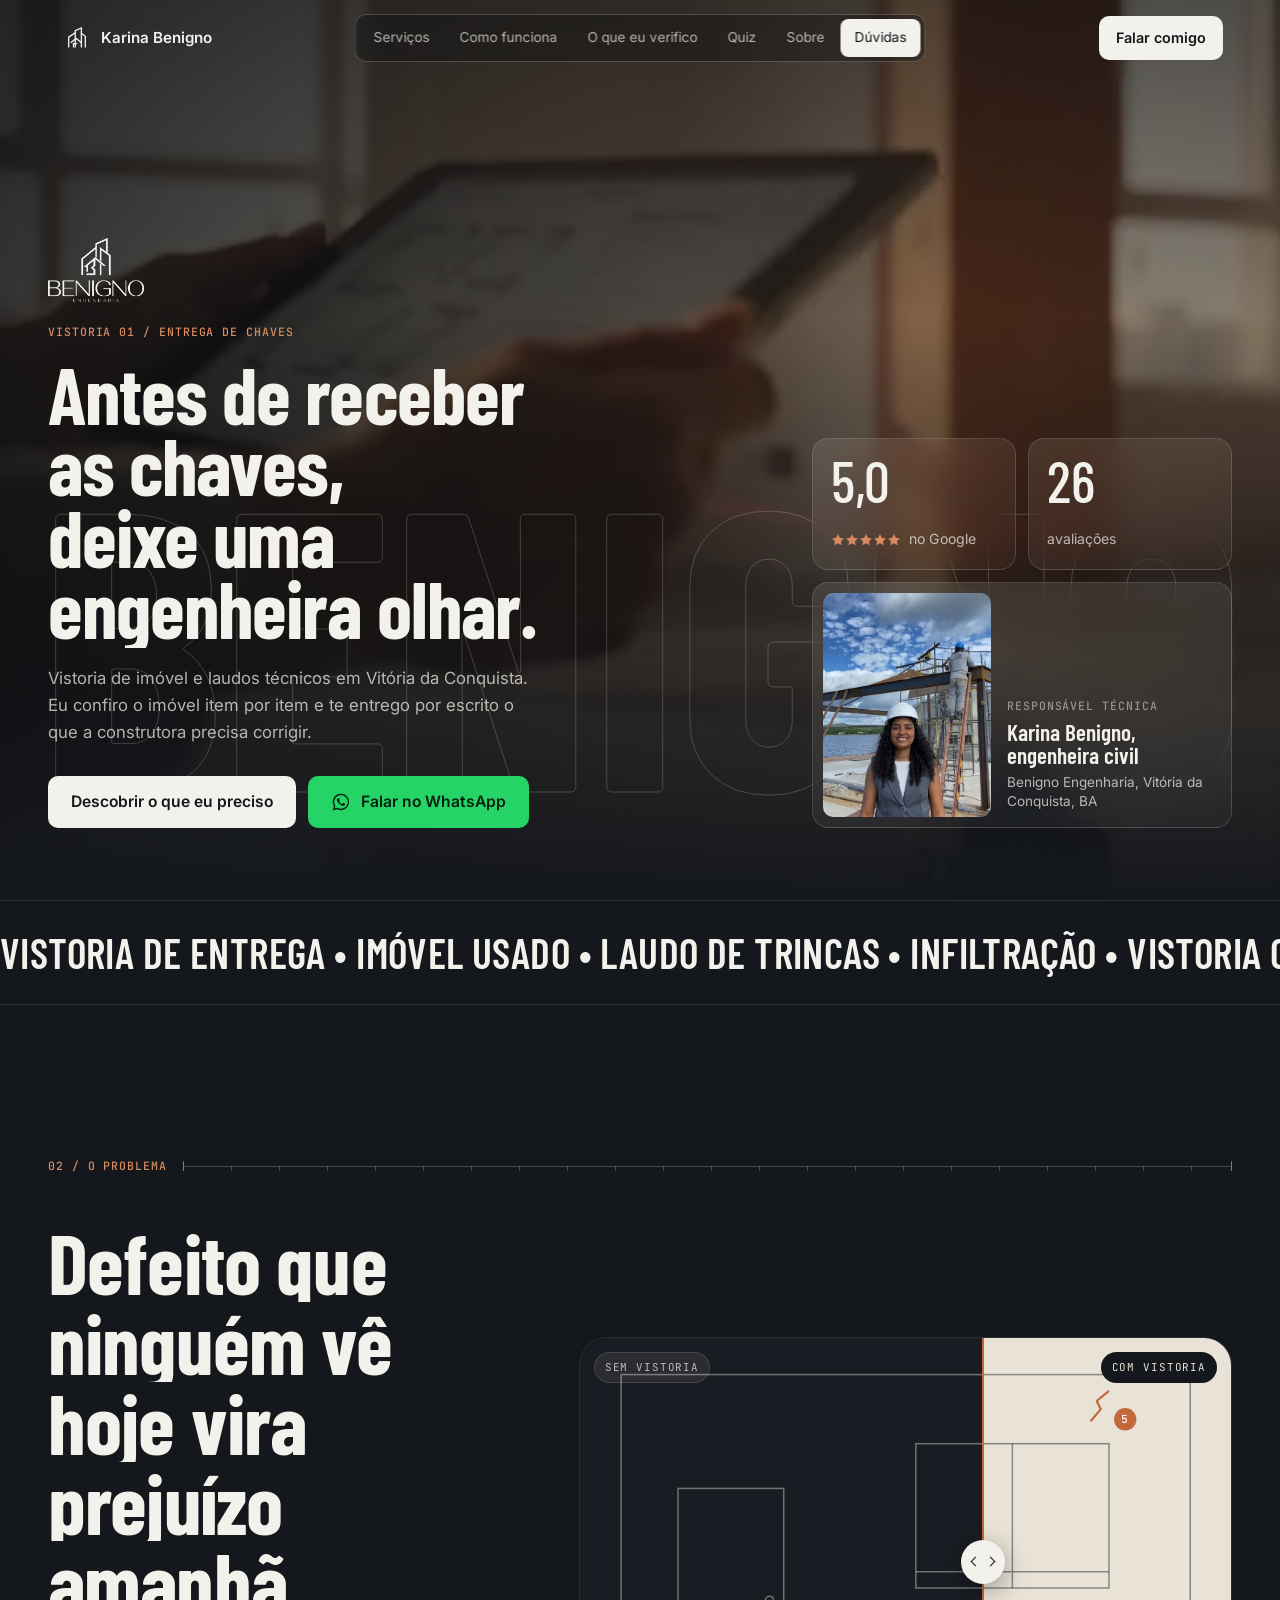
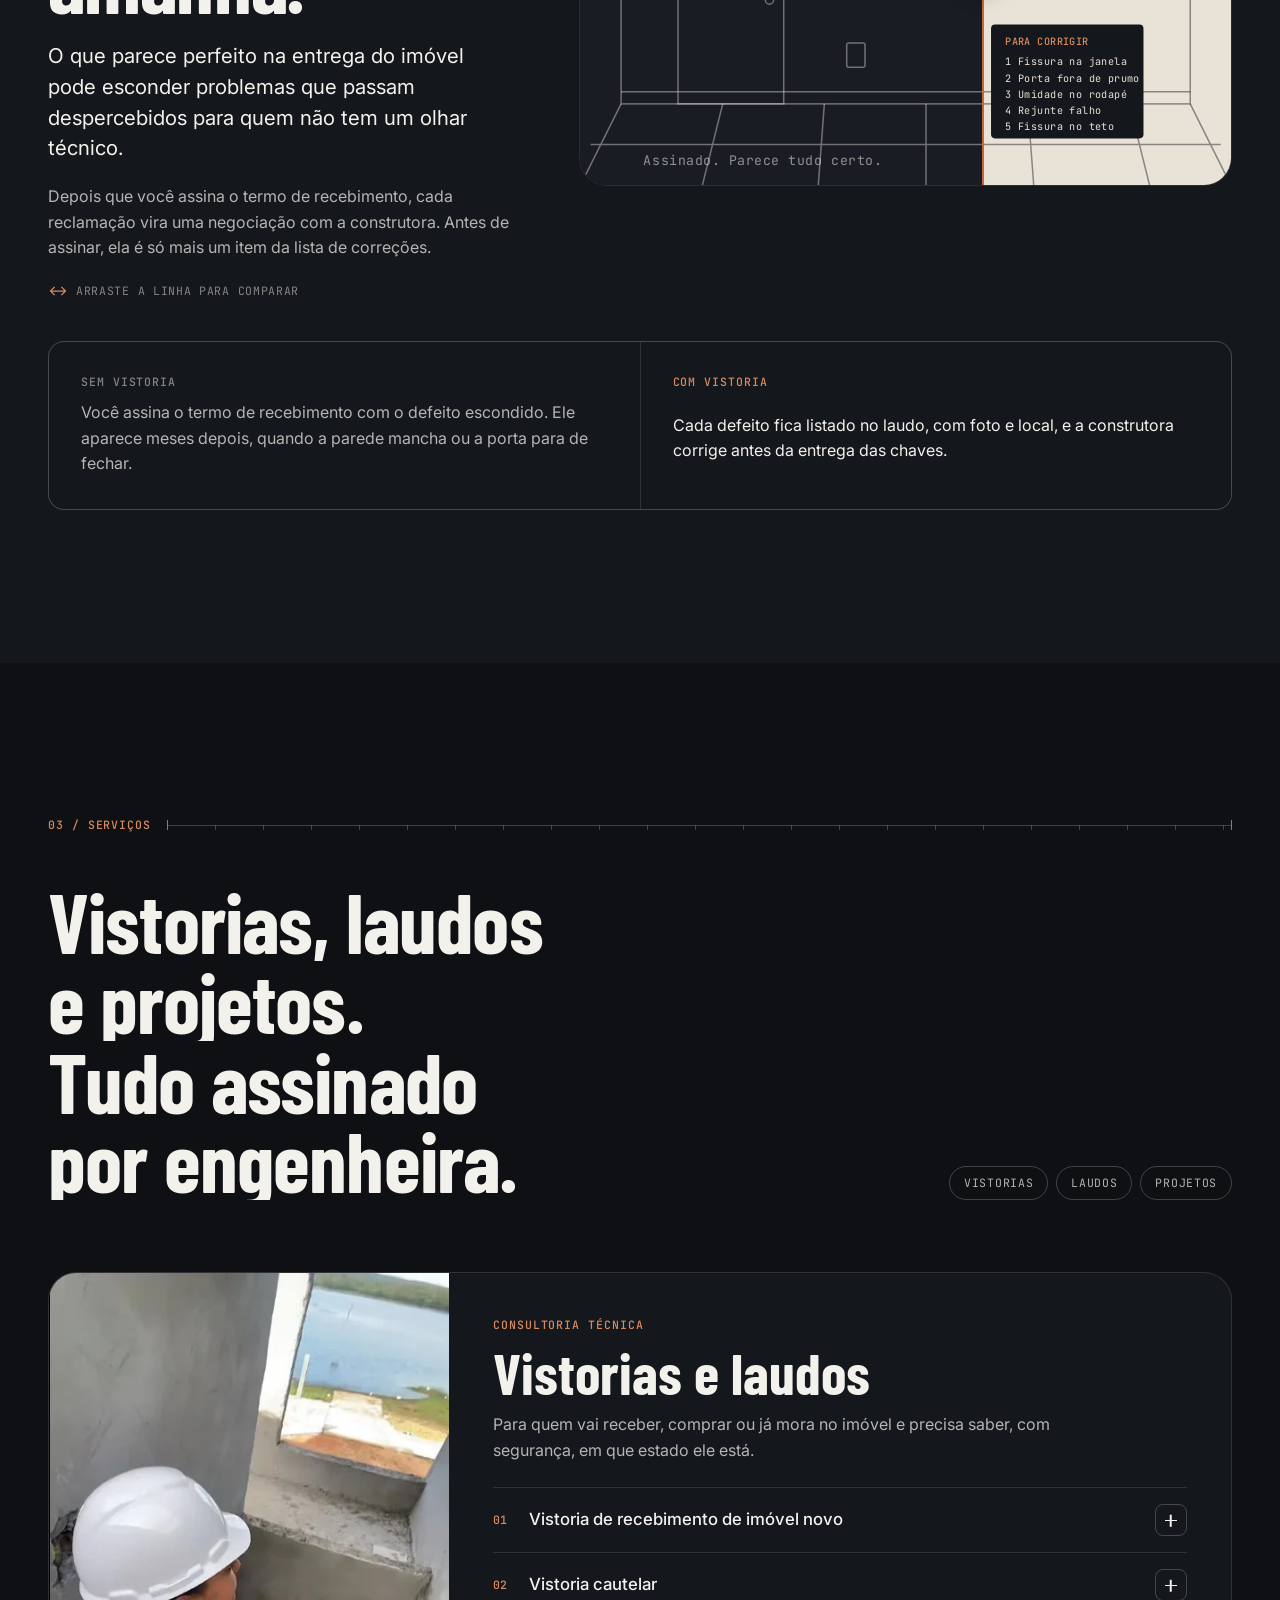
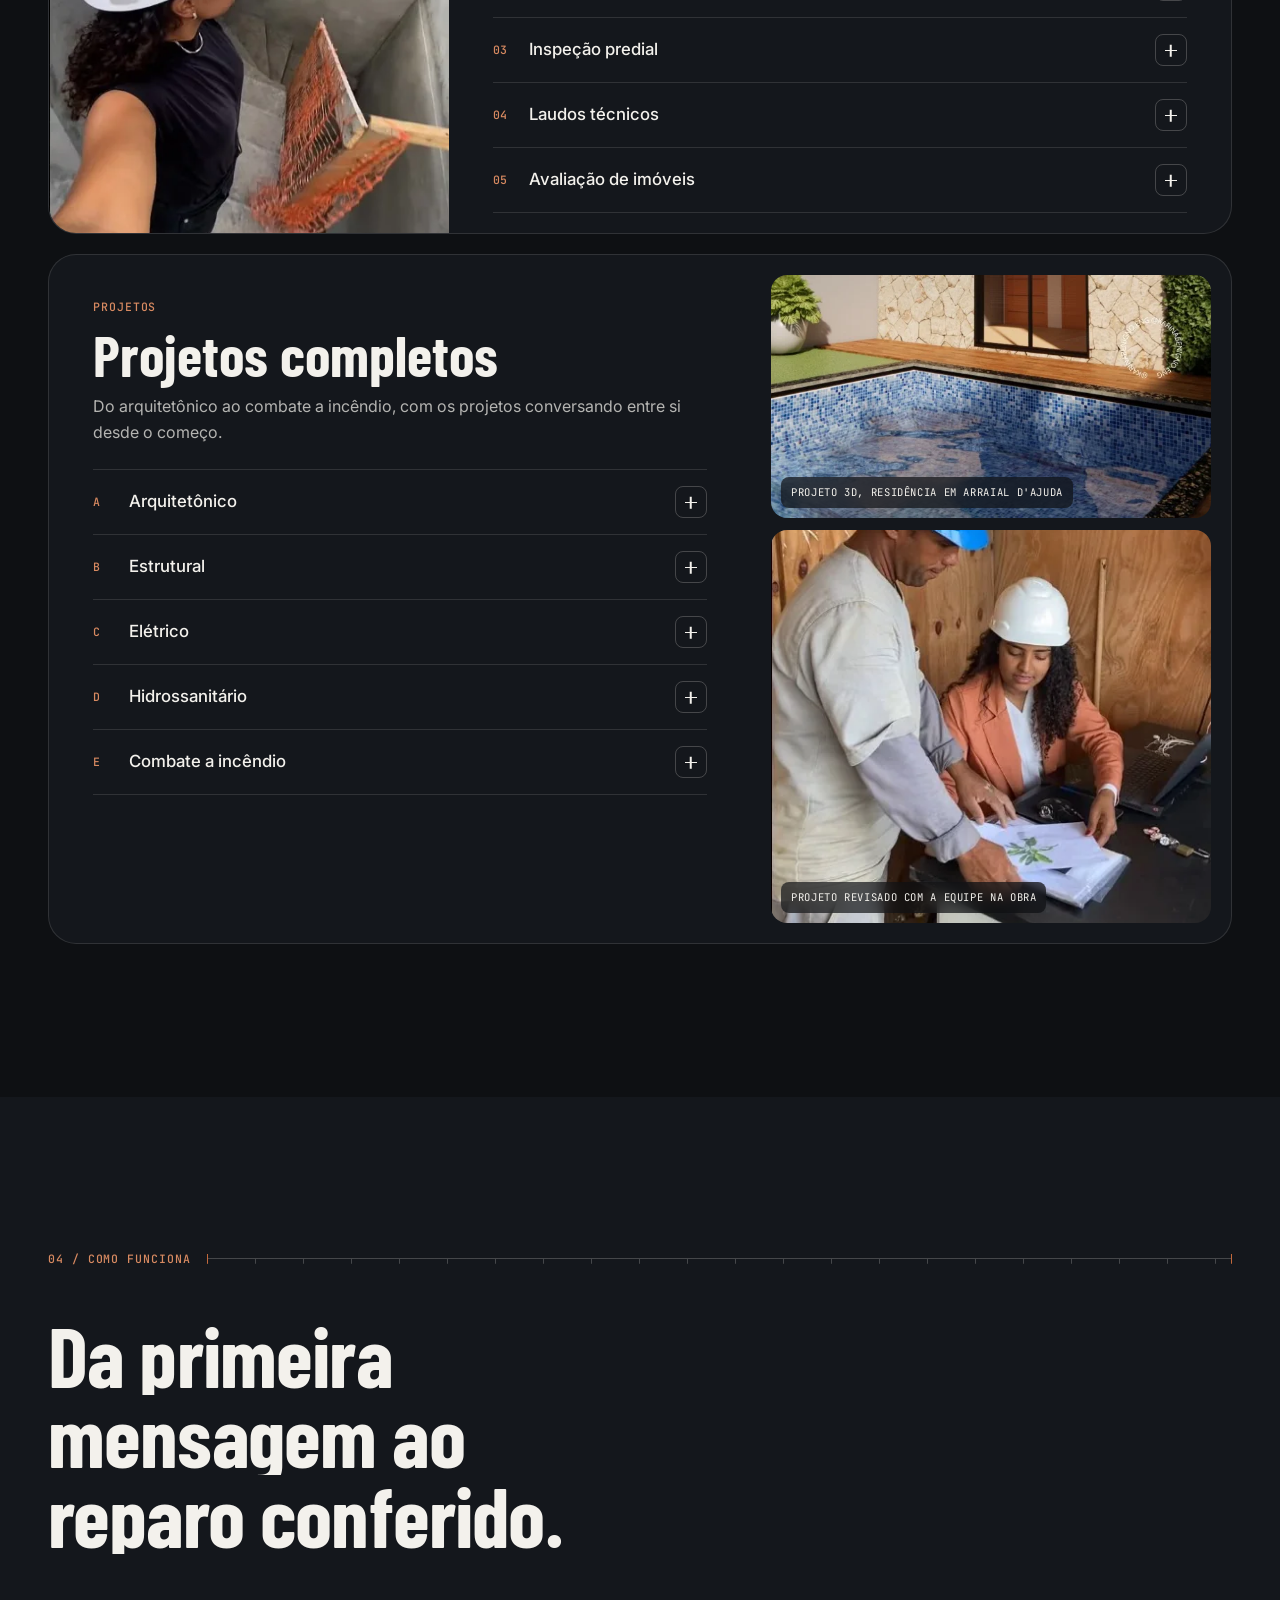
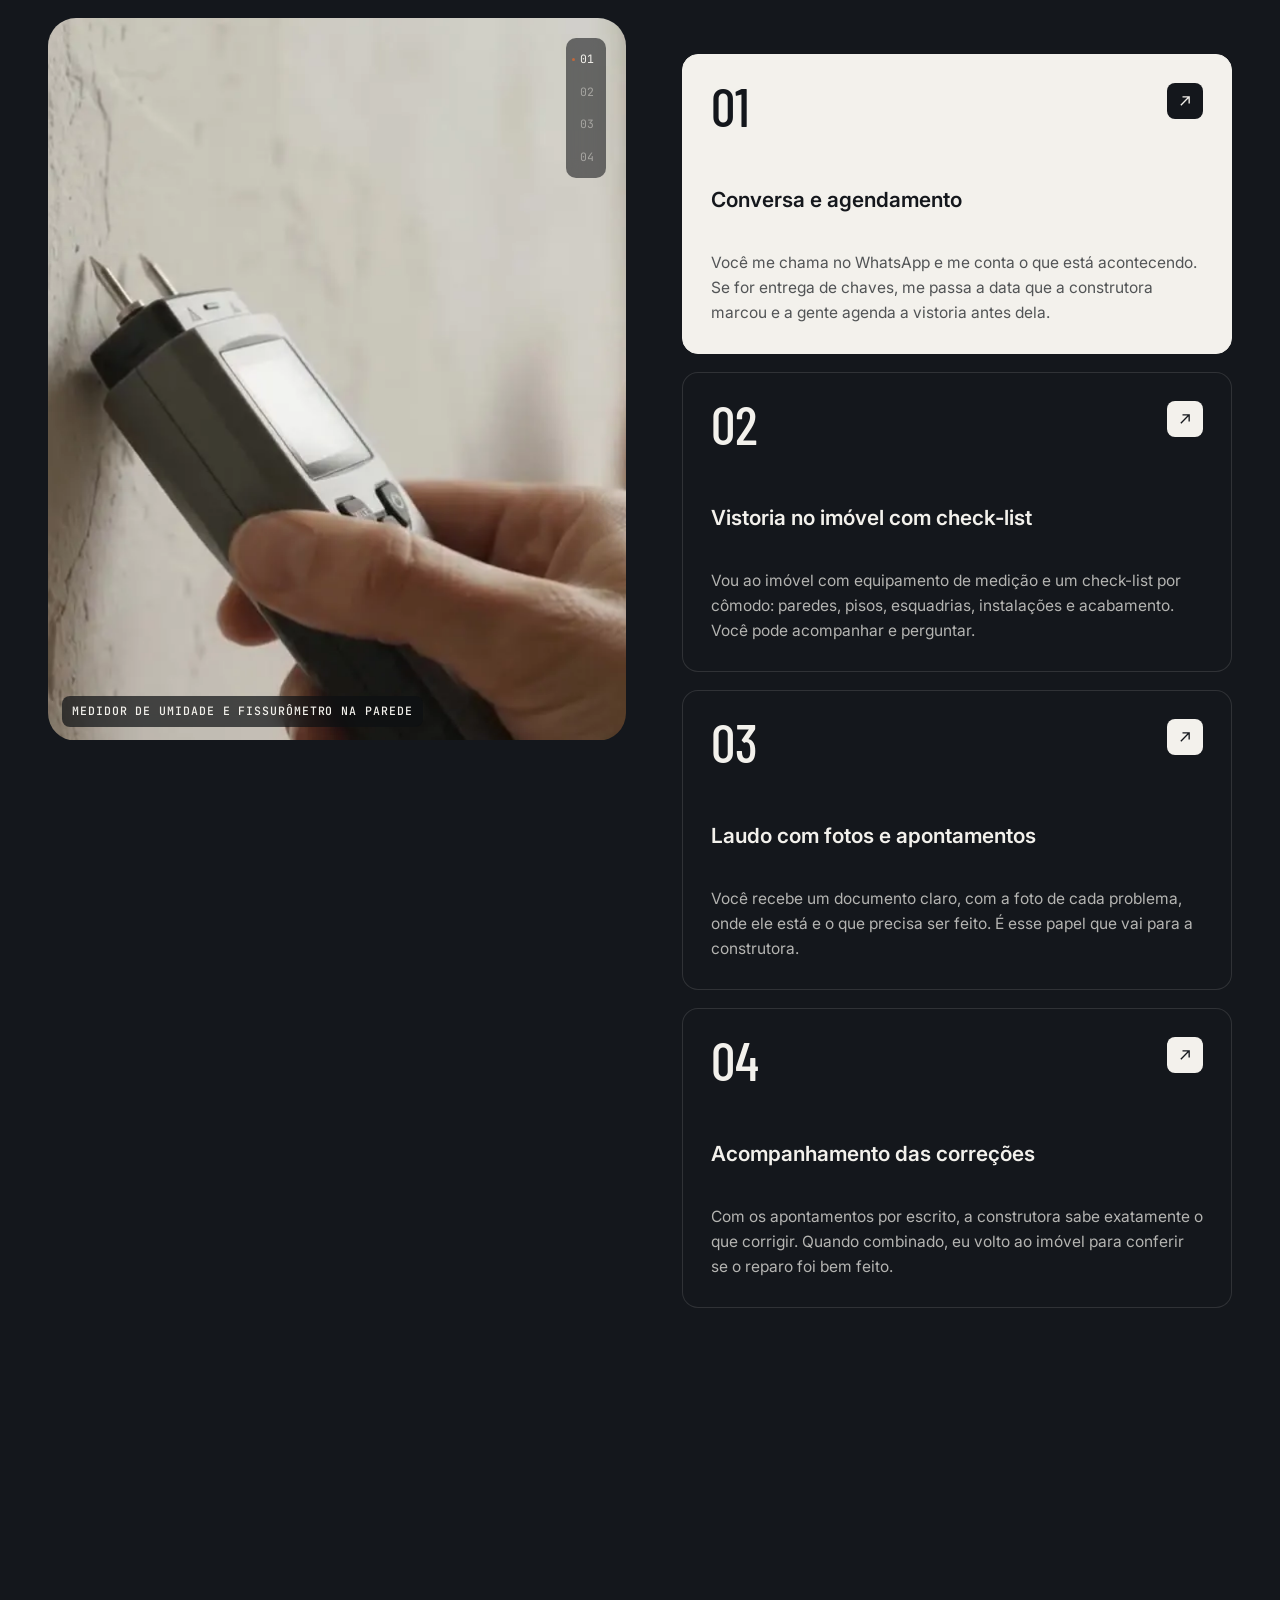
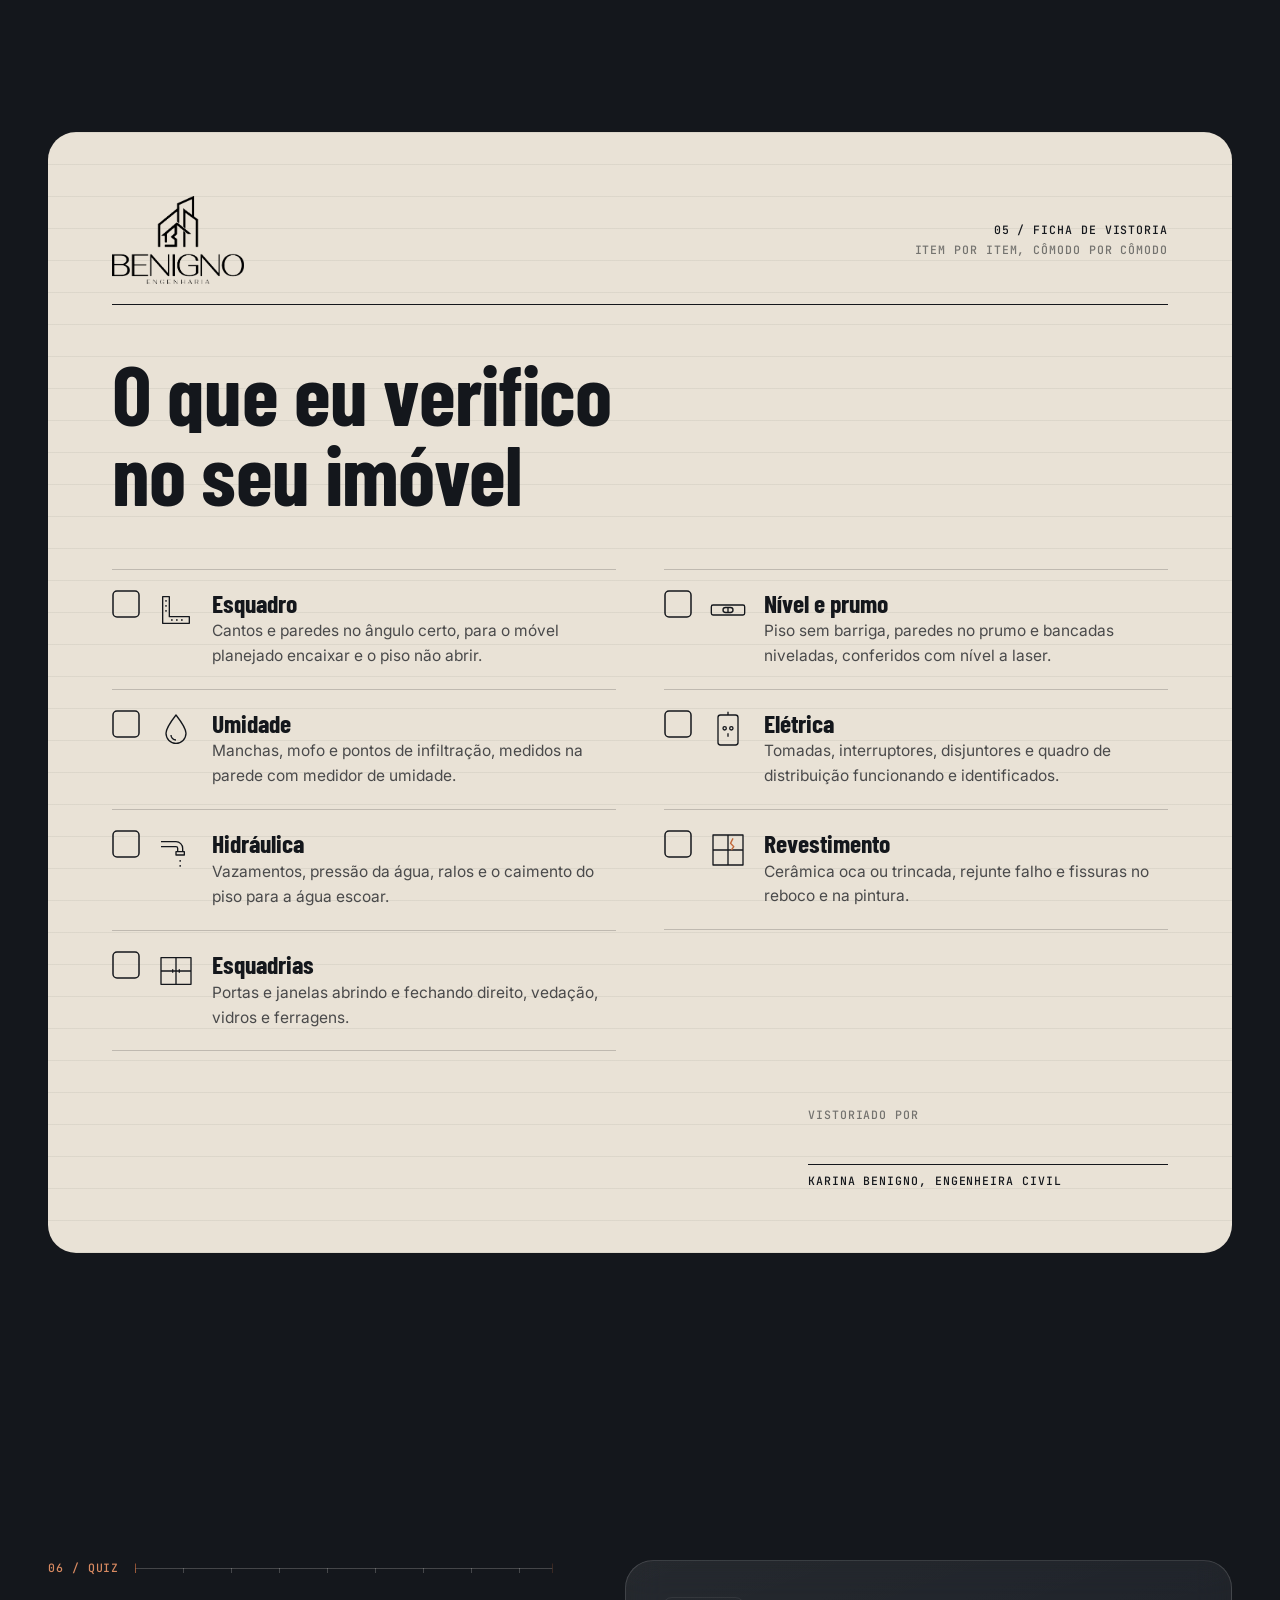
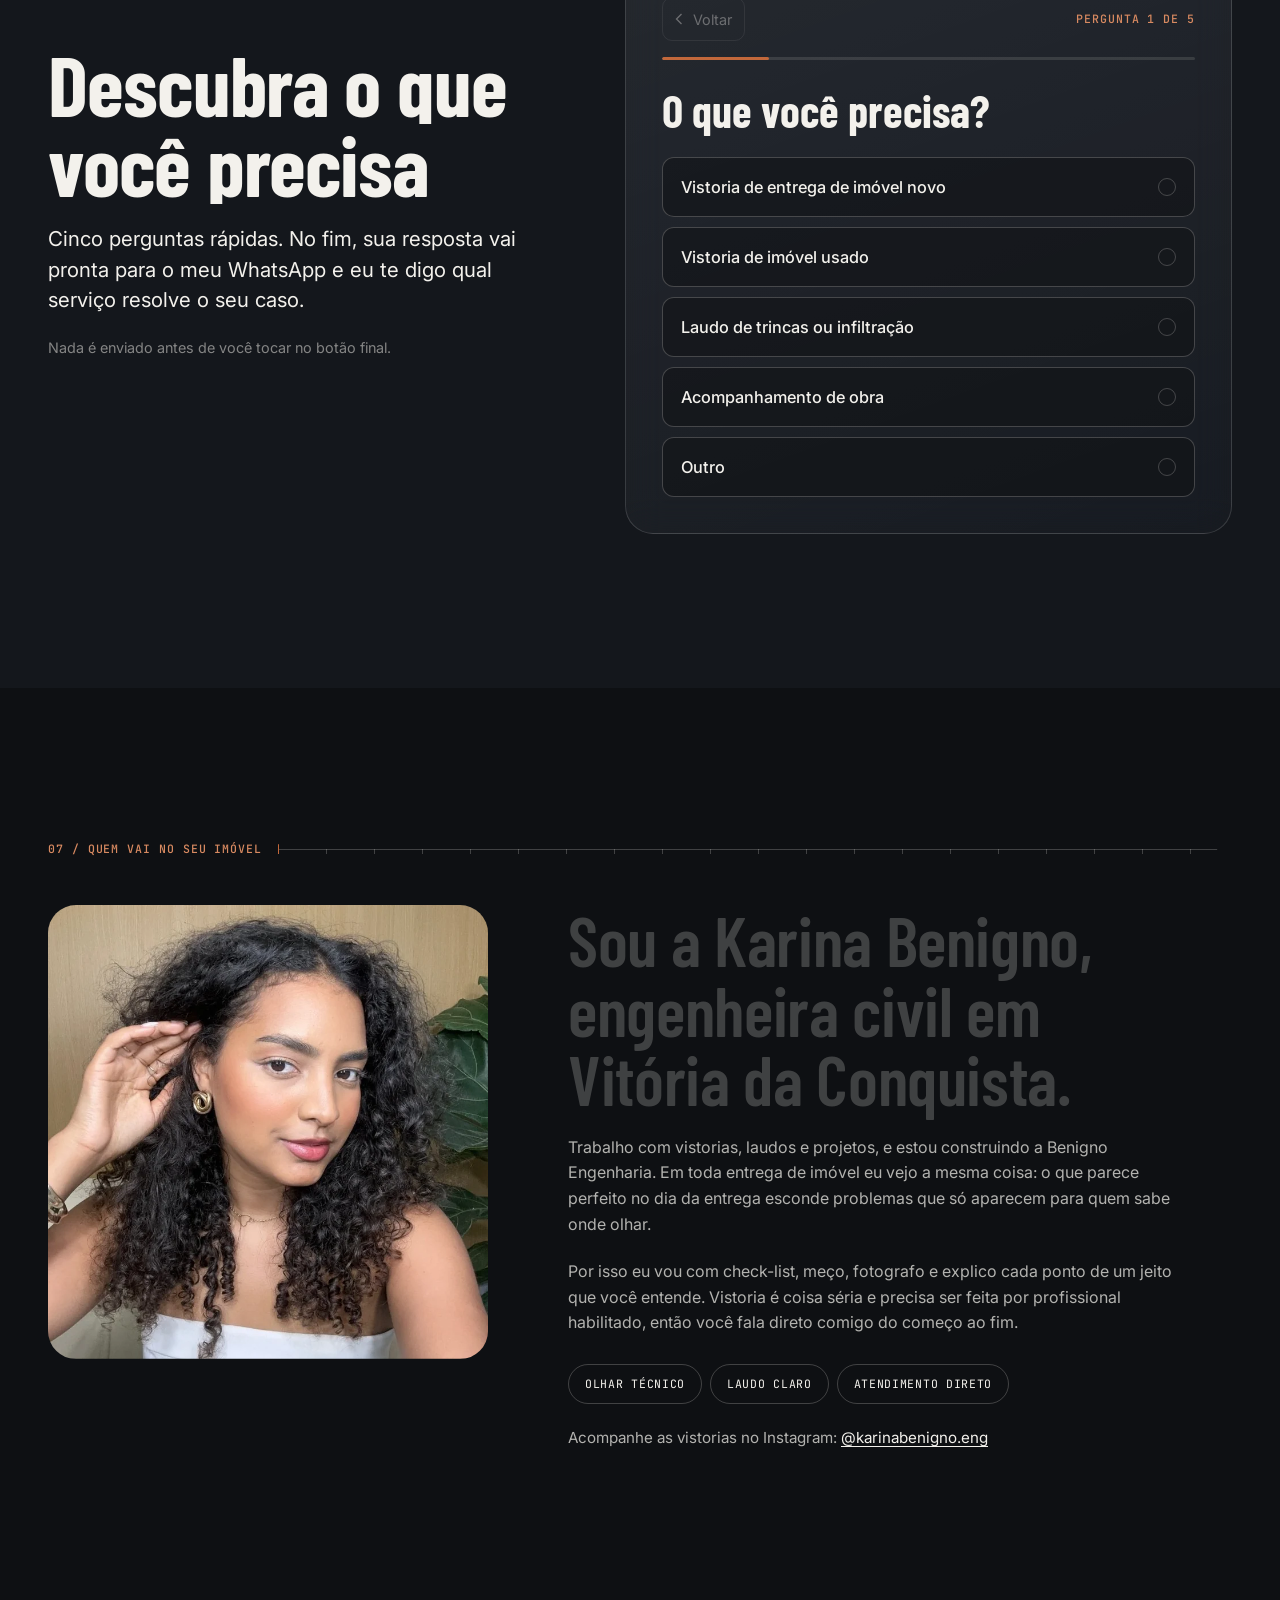
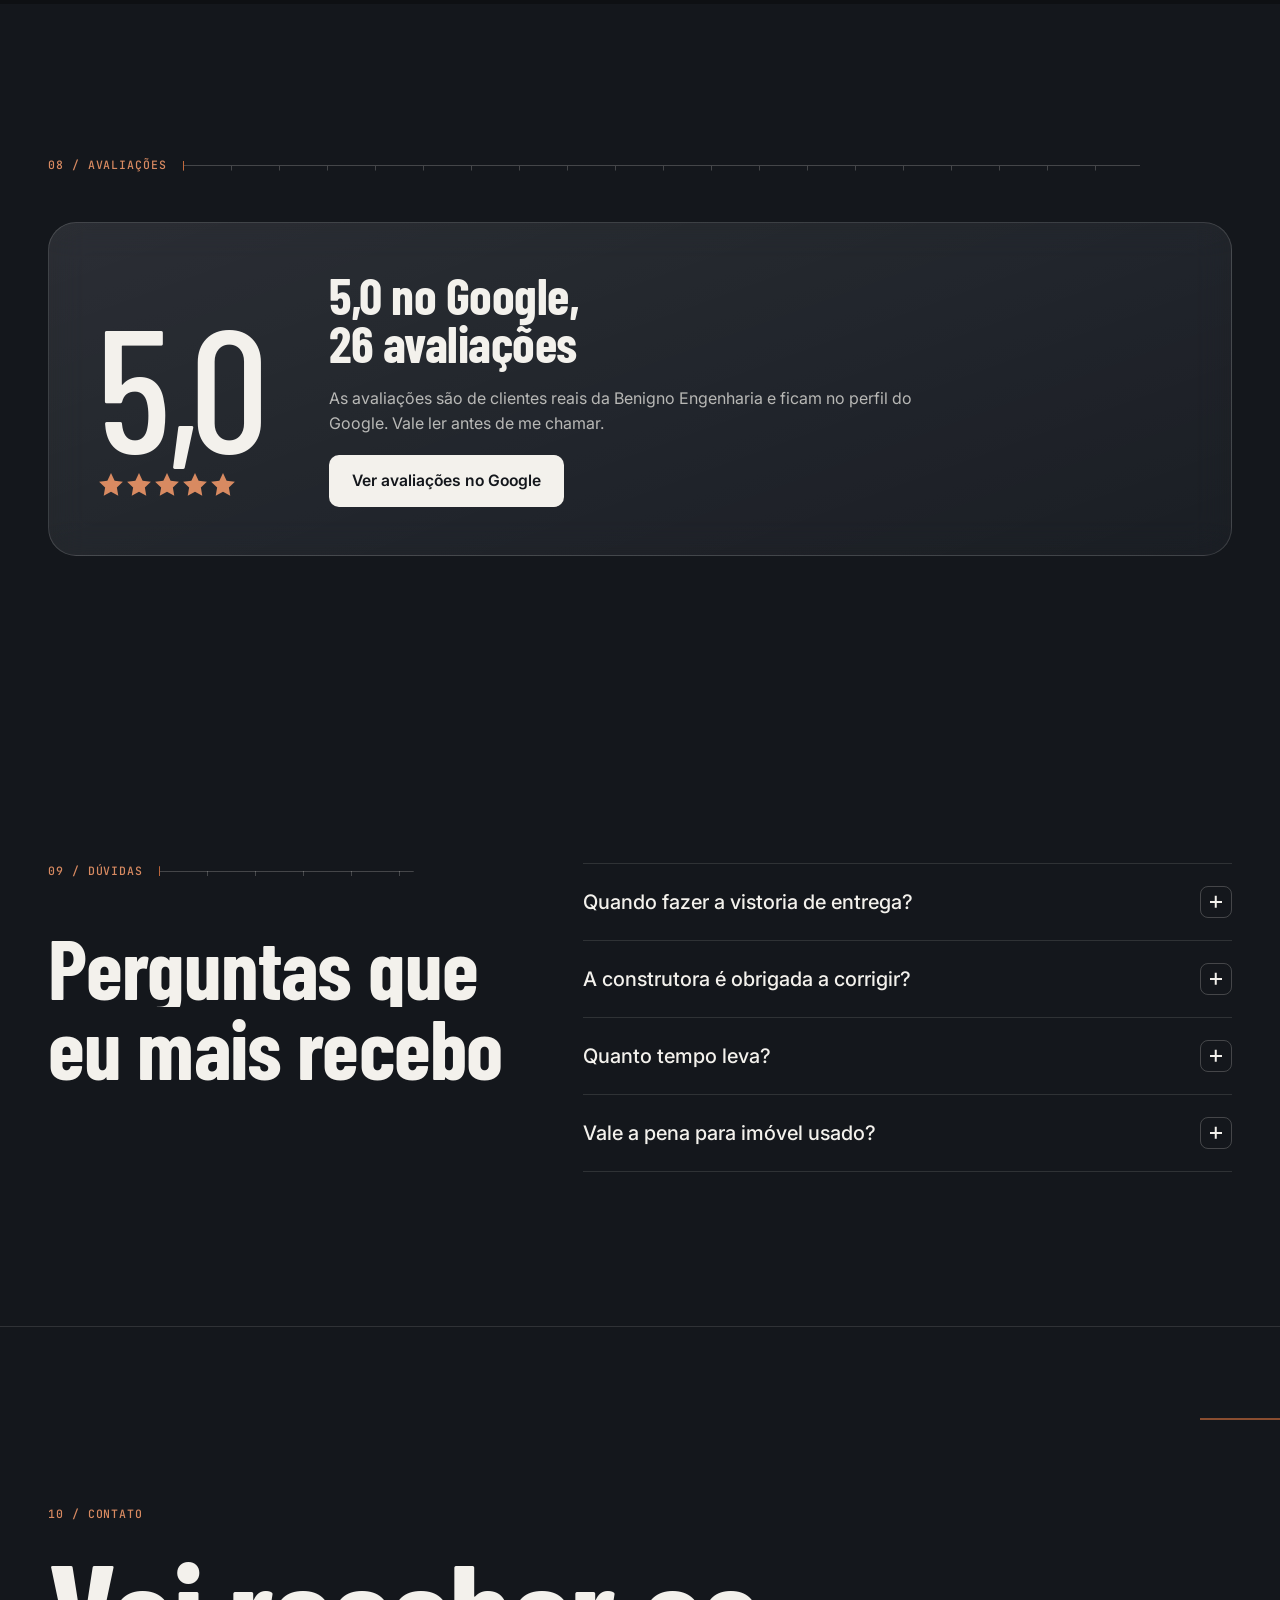
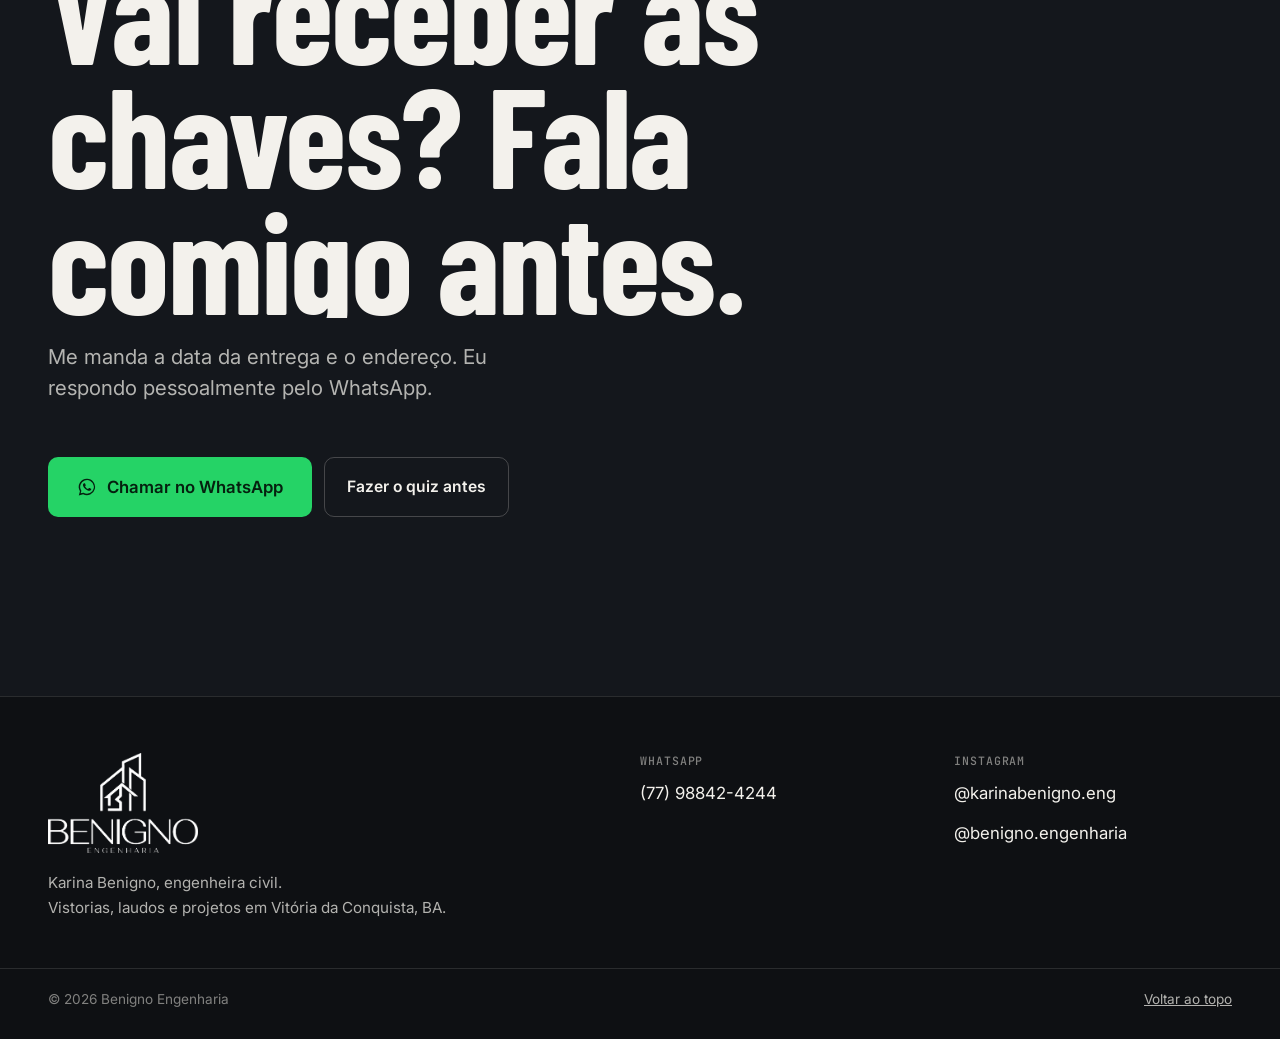
<file: index.html>
<!doctype html>
<html lang="pt-BR" class="no-js">
<head>
  <meta charset="utf-8">
  <meta name="viewport" content="width=device-width, initial-scale=1, viewport-fit=cover">
  <title>Karina Benigno | Vistoria de imóvel e laudos em Vitória da Conquista</title>
  <meta name="description" content="Engenheira civil Karina Benigno, da Benigno Engenharia. Vistoria de entrega de imóvel novo, vistoria de imóvel usado, laudo de trincas e infiltração e projetos em Vitória da Conquista, BA.">
  <meta name="theme-color" content="#14171C">
  <link rel="canonical" href="https://karinabenigno.vercel.app/">

  <!-- Open Graph: trocar o domínio abaixo pelo endereço final do site -->
  <meta property="og:type" content="website">
  <meta property="og:locale" content="pt_BR">
  <meta property="og:site_name" content="Benigno Engenharia">
  <meta property="og:title" content="Karina Benigno | Vistoria de imóvel e laudos técnicos">
  <meta property="og:description" content="Antes de receber as chaves, deixe uma engenheira olhar. Vistorias, laudos e projetos em Vitória da Conquista, BA.">
  <meta property="og:url" content="https://karinabenigno.vercel.app/">
  <meta property="og:image" content="https://karinabenigno.vercel.app/assets/og-karina-benigno.jpg">
  <meta property="og:image:width" content="1200">
  <meta property="og:image:height" content="630">
  <meta property="og:image:alt" content="Karina Benigno, engenheira civil, de capacete em uma obra">
  <meta name="twitter:card" content="summary_large_image">
  <meta name="twitter:title" content="Karina Benigno | Vistoria de imóvel e laudos técnicos">
  <meta name="twitter:description" content="Antes de receber as chaves, deixe uma engenheira olhar.">
  <meta name="twitter:image" content="https://karinabenigno.vercel.app/assets/og-karina-benigno.jpg">

  <link rel="icon" href="favicon.svg" type="image/svg+xml">
  <link rel="icon" href="favicon-32.png" sizes="32x32" type="image/png">
  <link rel="apple-touch-icon" href="apple-touch-icon.png">

  <link rel="preconnect" href="https://fonts.googleapis.com">
  <link rel="preconnect" href="https://fonts.gstatic.com" crossorigin>
  <link href="https://fonts.googleapis.com/css2?family=Barlow+Condensed:wght@500;600;700&family=Inter:wght@400;500;600&family=JetBrains+Mono:wght@400;500&display=swap" rel="stylesheet">
  <link rel="preload" as="image" href="0-video/hero-poster.webp">
  <link rel="stylesheet" href="styles.css">

  <script>document.documentElement.classList.replace('no-js','js');</script>

  <script type="application/ld+json">
  {
    "@context": "https://schema.org",
    "@type": "ProfessionalService",
    "name": "Benigno Engenharia",
    "description": "Vistoria de recebimento de imóvel novo, vistoria cautelar, inspeção predial, laudos técnicos, avaliação de imóveis e projetos completos.",
    "url": "https://karinabenigno.vercel.app/",
    "image": "https://karinabenigno.vercel.app/assets/og-karina-benigno.jpg",
    "logo": "https://karinabenigno.vercel.app/logo/logo-benigno-preta.png",
    "telephone": "+55 77 98842-4244",
    "areaServed": "Vitória da Conquista, BA",
    "address": {
      "@type": "PostalAddress",
      "addressLocality": "Vitória da Conquista",
      "addressRegion": "BA",
      "addressCountry": "BR"
    },
    "founder": {
      "@type": "Person",
      "name": "Karina Benigno",
      "jobTitle": "Engenheira Civil"
    },
    "aggregateRating": {
      "@type": "AggregateRating",
      "ratingValue": "5.0",
      "reviewCount": "26",
      "bestRating": "5"
    },
    "sameAs": [
      "https://instagram.com/karinabenigno.eng",
      "https://instagram.com/benigno.engenharia"
    ],
    "knowsAbout": ["Vistoria de imóveis", "Laudos técnicos", "Inspeção predial", "Avaliação de imóveis", "Projeto arquitetônico", "Projeto estrutural", "Projeto elétrico", "Projeto hidrossanitário", "Projeto de combate a incêndio"]
  }
  </script>
</head>
<body>
  <a class="skip" href="#conteudo">Pular para o conteúdo</a>

  <!-- Preloader: uma linha de medição se desenhando (some em até 1 s) -->
  <div class="preloader" aria-hidden="true">
    <div class="preloader__inner">
      <div class="preloader__ruler"><span></span></div>
      <p class="preloader__count"><span data-count>000</span> cm</p>
    </div>
  </div>

  <header class="header" data-header>
    <a class="header__brand" href="#topo" aria-label="Benigno Engenharia, voltar ao topo">
      <svg class="header__mark" viewBox="0 0 64 64" aria-hidden="true"><g fill="none" stroke="currentColor" stroke-width="3" stroke-linecap="square"><path d="M13 52V30l15-10"/><path d="M28 52V15l14-6v43"/><path d="M42 21l9 7v24"/><path d="M19 42l11-9 11 9"/><path d="M24 52v-7h7"/></g></svg>
      <span>Karina Benigno</span>
    </a>
    <nav class="header__nav" aria-label="Seções">
      <a href="#servicos">Serviços</a>
      <a href="#como-funciona">Como funciona</a>
      <a href="#verifico">O que eu verifico</a>
      <a href="#quiz">Quiz</a>
      <a href="#sobre">Sobre</a>
      <a href="#faq">Dúvidas</a>
    </nav>
    <a class="btn btn--white btn--sm header__cta" href="https://wa.me/5577988424244?text=Ol%C3%A1%2C%20Karina!%20Vim%20pelo%20seu%20site%20e%20quero%20falar%20sobre%20uma%20vistoria." target="_blank" rel="noopener">Falar comigo</a>
  </header>

  <main id="conteudo">

    <!-- 2. HERO -->
    <section class="hero" id="topo" aria-labelledby="hero-title">
      <div class="hero__media" aria-hidden="true">
        <video class="hero__video" autoplay muted loop playsinline preload="metadata" poster="0-video/hero-poster.webp">
          <source src="0-video/hero.mp4" type="video/mp4">
        </video>
        <div class="hero__shade"></div>
      </div>

      <p class="hero__word" aria-hidden="true">BENIGNO</p>

      <div class="hero__grid wrap">
        <div class="hero__copy">
          <img class="hero__logo" src="logo/logo-benigno-branca.webp" width="727" height="485" alt="Benigno Engenharia">
          <p class="tag" data-hero-item>Vistoria 01 / Entrega de chaves</p>
          <h1 class="hero__title" id="hero-title" data-hero-title>Antes de receber as chaves, deixe uma engenheira olhar.</h1>
          <p class="hero__sub" data-hero-item>Vistoria de imóvel e laudos técnicos em Vitória da Conquista. Eu confiro o imóvel item por item e te entrego por escrito o que a construtora precisa corrigir.</p>
          <div class="hero__actions" data-hero-item>
            <a class="btn btn--white magnetic" href="#quiz">Descobrir o que eu preciso</a>
            <a class="btn btn--wa magnetic" href="https://wa.me/5577988424244?text=Ol%C3%A1%2C%20Karina!%20Vim%20pelo%20seu%20site%20e%20quero%20falar%20sobre%20uma%20vistoria." target="_blank" rel="noopener">
              <svg class="i-wa" viewBox="0 0 24 24" aria-hidden="true"><path fill="currentColor" d="M12.04 2a9.9 9.9 0 0 0-8.5 15l-1.4 5.1 5.2-1.36A9.9 9.9 0 1 0 12.04 2Zm0 18.1a8.2 8.2 0 0 1-4.2-1.15l-.3-.18-3.1.8.83-3.02-.2-.31a8.2 8.2 0 1 1 6.97 3.86Zm4.5-6.14c-.25-.12-1.46-.72-1.69-.8-.22-.09-.39-.13-.55.12-.16.25-.63.8-.77.96-.14.17-.29.19-.53.06a6.7 6.7 0 0 1-3.32-2.9c-.25-.43.25-.4.72-1.33.08-.16.04-.3-.02-.43l-.75-1.82c-.2-.48-.4-.41-.55-.42h-.47a.9.9 0 0 0-.65.3 2.75 2.75 0 0 0-.86 2.04 4.77 4.77 0 0 0 1 2.53 10.9 10.9 0 0 0 4.18 3.7c1.56.67 2.17.73 2.95.61.47-.07 1.46-.6 1.66-1.17.2-.58.2-1.07.15-1.17-.06-.1-.22-.17-.47-.29Z"/></svg>
              Falar no WhatsApp
            </a>
          </div>
        </div>

        <aside class="hero__side" aria-label="Avaliações e apresentação">
          <div class="hero__stats">
            <div class="glass stat" data-hero-card>
              <p class="stat__num">5,0</p>
              <p class="stat__label">
                <span class="stars" aria-hidden="true"><svg viewBox="0 0 100 20"><g fill="currentColor"><path id="st" d="M10 1.5l2.6 5.4 5.9.8-4.3 4.1 1 5.8L10 14.8l-5.2 2.8 1-5.8L1.5 7.7l5.9-.8z"/><use href="#st" x="20"/><use href="#st" x="40"/><use href="#st" x="60"/><use href="#st" x="80"/></g></svg></span>
                no Google
              </p>
            </div>
            <div class="glass stat" data-hero-card>
              <p class="stat__num">26</p>
              <p class="stat__label">avaliações</p>
            </div>
          </div>
          <figure class="glass profile" data-hero-card>
            <img src="1-hero/karina-obra-capacete.webp" width="447" height="794" alt="Karina Benigno de capacete branco em uma obra com estrutura metálica e um lago ao fundo" fetchpriority="high">
            <figcaption>
              <span class="tag tag--dim">Responsável técnica</span>
              <strong>Karina Benigno, engenheira civil</strong>
              <span>Benigno Engenharia, Vitória da Conquista, BA</span>
            </figcaption>
          </figure>
        </aside>
      </div>
    </section>

    <!-- 3. MARQUEE -->
    <div class="marquee" aria-label="Serviços: vistoria de entrega, imóvel usado, laudo de trincas, infiltração, vistoria cautelar e acompanhamento de obra">
      <div class="marquee__track" aria-hidden="true">
        <span>VISTORIA DE ENTREGA • IMÓVEL USADO • LAUDO DE TRINCAS • INFILTRAÇÃO • VISTORIA CAUTELAR • ACOMPANHAMENTO DE OBRA •&nbsp;</span>
        <span>VISTORIA DE ENTREGA • IMÓVEL USADO • LAUDO DE TRINCAS • INFILTRAÇÃO • VISTORIA CAUTELAR • ACOMPANHAMENTO DE OBRA •&nbsp;</span>
      </div>
    </div>

    <!-- 4. DOR -->
    <section class="section pain" id="problema" aria-labelledby="pain-title">
      <div class="wrap">
        <div class="sec-head">
          <p class="tag">02 / O problema</p>
          <div class="ruler" data-ruler></div>
        </div>
        <div class="pain__grid">
          <div class="pain__copy">
            <h2 class="title" id="pain-title" data-lines>Defeito que ninguém vê hoje vira prejuízo amanhã.</h2>
            <p class="lead">O que parece perfeito na entrega do imóvel pode esconder problemas que passam despercebidos para quem não tem um olhar técnico.</p>
            <p>Depois que você assina o termo de recebimento, cada reclamação vira uma negociação com a construtora. Antes de assinar, ela é só mais um item da lista de correções.</p>
            <p class="pain__hint"><svg viewBox="0 0 24 24" aria-hidden="true"><path d="M8 7l-5 5 5 5M16 7l5 5-5 5M3 12h18" fill="none" stroke="currentColor" stroke-width="1.5"/></svg> Arraste a linha para comparar</p>
          </div>

          <div class="compare" data-compare style="--pos:50%">
            <div class="compare__layer compare__layer--before">
              <span class="compare__label">Sem vistoria</span>
              <svg class="room" viewBox="0 0 640 440" role="img" aria-label="Sala recém entregue que parece perfeita, com o termo de recebimento já assinado">
                <use href="#room-base"/>
                <g class="room__doc">
                  <rect x="404" y="282" width="150" height="112" rx="4"/>
                  <path d="M420 304h96M420 318h118M420 332h80"/>
                  <path class="room__sign" d="M422 368c10-14 18 6 26-6s14 8 22-4 12 6 22 0"/>
                  <text x="420" y="300">TERMO DE RECEBIMENTO</text>
                </g>
                <text class="room__note" x="62" y="420">Assinado. Parece tudo certo.</text>
              </svg>
            </div>
            <div class="compare__layer compare__layer--after">
              <span class="compare__label compare__label--after">Com vistoria</span>
              <svg class="room room--marked" viewBox="0 0 640 440" role="img" aria-label="A mesma sala com fissura, umidade, porta fora de esquadro e rejunte falho marcados para correção">
                <use href="#room-base"/>
                <g class="room__marks">
                  <path class="crack" d="M372 246l-8 14 6 10-10 16 4 12-8 18"/>
                  <path class="crack" d="M520 52l-12 10 4 8-10 12"/>
                  <g class="damp"><circle cx="86" cy="356" r="2"/><circle cx="98" cy="350" r="2"/><circle cx="110" cy="358" r="2"/><circle cx="92" cy="340" r="2"/><circle cx="122" cy="346" r="2"/><circle cx="104" cy="334" r="2"/><circle cx="134" cy="356" r="2"/><circle cx="80" cy="330" r="2"/></g>
                  <path class="dim" d="M206 148v212M200 148h12M200 360h12"/>
                  <path class="dim dim--dash" d="M232 152l4 208"/>
                  <path class="dim" d="M240 396h120M240 390v12M360 390v12"/>
                  <g class="pin"><circle cx="384" cy="262" r="11"/><text x="384" y="266">1</text></g>
                  <g class="pin"><circle cx="232" cy="134" r="11"/><text x="232" y="138">2</text></g>
                  <g class="pin"><circle cx="150" cy="324" r="11"/><text x="150" y="328">3</text></g>
                  <g class="pin"><circle cx="300" cy="414" r="11"/><text x="300" y="418">4</text></g>
                  <g class="pin"><circle cx="536" cy="80" r="11"/><text x="536" y="84">5</text></g>
                </g>
                <g class="room__list">
                  <rect x="404" y="282" width="150" height="112" rx="4"/>
                  <text x="418" y="302">PARA CORRIGIR</text>
                  <text x="418" y="322">1 Fissura na janela</text>
                  <text x="418" y="338">2 Porta fora de prumo</text>
                  <text x="418" y="354">3 Umidade no rodapé</text>
                  <text x="418" y="370">4 Rejunte falho</text>
                  <text x="418" y="386">5 Fissura no teto</text>
                </g>
              </svg>
            </div>
            <div class="compare__handle" aria-hidden="true"><span></span></div>
            <input class="compare__input" type="range" min="0" max="100" value="50" aria-label="Comparar o imóvel sem vistoria e com vistoria" aria-valuetext="50% com vistoria">
          </div>
        </div>

        <div class="pain__cols">
          <div class="pain__col">
            <p class="tag tag--dim">Sem vistoria</p>
            <p>Você assina o termo de recebimento com o defeito escondido. Ele aparece meses depois, quando a parede mancha ou a porta para de fechar.</p>
          </div>
          <div class="pain__col pain__col--good">
            <p class="tag">Com vistoria</p>
            <p>Cada defeito fica listado no laudo, com foto e local, e a construtora corrige antes da entrega das chaves.</p>
          </div>
        </div>
      </div>

      <!-- Desenho base da sala, reaproveitado nas duas camadas -->
      <svg width="0" height="0" class="sr-defs" aria-hidden="true" focusable="false">
        <defs>
          <g id="room-base" class="room__base">
            <rect x="40" y="36" width="560" height="324"/>
            <path d="M40 348h560"/>
            <path d="M40 360L0 440M600 360l40 80M140 360l-20 80M240 360l-6 80M340 360v80M440 360l6 80M540 360l20 80M10 400h620"/>
            <rect x="96" y="148" width="104" height="212"/>
            <circle cx="186" cy="258" r="4"/>
            <rect x="330" y="104" width="190" height="142"/>
            <path d="M425 104v142M330 230h190"/>
            <rect x="262" y="300" width="18" height="24" rx="2"/>
          </g>
        </defs>
      </svg>
    </section>

    <!-- 5. SERVIÇOS -->
    <section class="section services" id="servicos" aria-labelledby="services-title">
      <div class="wrap">
        <div class="sec-head">
          <p class="tag">03 / Serviços</p>
          <div class="ruler" data-ruler></div>
        </div>
        <div class="services__intro">
          <h2 class="title" id="services-title" data-lines>Vistorias, laudos e projetos. Tudo assinado por engenheira.</h2>
          <p class="pills" aria-label="Áreas"><span class="pill">Vistorias</span><span class="pill">Laudos</span><span class="pill">Projetos</span></p>
        </div>

        <article class="block block--main" aria-labelledby="b1-title">
          <div class="block__media">
            <img src="3-servicos/karina-vistoria-escada.webp" width="448" height="794" loading="lazy" decoding="async" alt="Karina de capacete vistoriando a escada de uma obra">
          </div>
          <div class="block__body">
            <header class="block__head">
              <p class="tag">Consultoria técnica</p>
              <h3 class="block__title" id="b1-title">Vistorias e laudos</h3>
              <p>Para quem vai receber, comprar ou já mora no imóvel e precisa saber, com segurança, em que estado ele está.</p>
            </header>
            <ul class="acc" role="list">
              <li class="acc__item">
                <h4><button class="acc__btn" aria-expanded="false" aria-controls="s1"><span class="acc__n">01</span>Vistoria de recebimento de imóvel novo<span class="acc__icon" aria-hidden="true"></span></button></h4>
                <div class="acc__panel" id="s1"><div class="acc__inner">
                  <p>Antes de você assinar o termo de entrega, eu confiro o apartamento ou a casa cômodo por cômodo e listo tudo o que a construtora precisa corrigir.</p>
                  <a class="btn btn--wa btn--sm" href="https://wa.me/5577988424244?text=Ol%C3%A1%2C%20Karina!%20Vim%20pelo%20seu%20site.%20Vou%20receber%20um%20im%C3%B3vel%20novo%20e%20quero%20uma%20vistoria%20de%20recebimento." target="_blank" rel="noopener">Pedir vistoria de entrega</a>
                </div></div>
              </li>
              <li class="acc__item">
                <h4><button class="acc__btn" aria-expanded="false" aria-controls="s2"><span class="acc__n">02</span>Vistoria cautelar<span class="acc__icon" aria-hidden="true"></span></button></h4>
                <div class="acc__panel" id="s2"><div class="acc__inner">
                  <p>Registro técnico, com fotos, do estado do imóvel antes de uma obra vizinha, reforma ou mudança. Se aparecer trinca depois, existe prova de como estava antes.</p>
                  <a class="btn btn--wa btn--sm" href="https://wa.me/5577988424244?text=Ol%C3%A1%2C%20Karina!%20Vim%20pelo%20seu%20site%20e%20preciso%20de%20uma%20vistoria%20cautelar." target="_blank" rel="noopener">Pedir vistoria cautelar</a>
                </div></div>
              </li>
              <li class="acc__item">
                <h4><button class="acc__btn" aria-expanded="false" aria-controls="s3"><span class="acc__n">03</span>Inspeção predial<span class="acc__icon" aria-hidden="true"></span></button></h4>
                <div class="acc__panel" id="s3"><div class="acc__inner">
                  <p>Para síndicos e proprietários. Avaliação das áreas comuns, fachada, cobertura e instalações do prédio, com o que precisa de manutenção primeiro.</p>
                  <a class="btn btn--wa btn--sm" href="https://wa.me/5577988424244?text=Ol%C3%A1%2C%20Karina!%20Vim%20pelo%20seu%20site%20e%20quero%20saber%20sobre%20inspe%C3%A7%C3%A3o%20predial." target="_blank" rel="noopener">Pedir inspeção predial</a>
                </div></div>
              </li>
              <li class="acc__item">
                <h4><button class="acc__btn" aria-expanded="false" aria-controls="s4"><span class="acc__n">04</span>Laudos técnicos<span class="acc__icon" aria-hidden="true"></span></button></h4>
                <div class="acc__panel" id="s4"><div class="acc__inner">
                  <p>Trinca, infiltração, umidade ou outro problema na construção. Eu investigo a causa provável e entrego um laudo com fotos, apontamentos e o que fazer.</p>
                  <a class="btn btn--wa btn--sm" href="https://wa.me/5577988424244?text=Ol%C3%A1%2C%20Karina!%20Vim%20pelo%20seu%20site.%20Tenho%20um%20problema%20de%20trinca%20ou%20infiltra%C3%A7%C3%A3o%20e%20preciso%20de%20um%20laudo." target="_blank" rel="noopener">Pedir laudo técnico</a>
                </div></div>
              </li>
              <li class="acc__item">
                <h4><button class="acc__btn" aria-expanded="false" aria-controls="s5"><span class="acc__n">05</span>Avaliação de imóveis<span class="acc__icon" aria-hidden="true"></span></button></h4>
                <div class="acc__panel" id="s5"><div class="acc__inner">
                  <p>Estimativa técnica do valor de mercado do imóvel, para quem vai comprar, vender ou dividir um bem.</p>
                  <a class="btn btn--wa btn--sm" href="https://wa.me/5577988424244?text=Ol%C3%A1%2C%20Karina!%20Vim%20pelo%20seu%20site%20e%20preciso%20de%20uma%20avalia%C3%A7%C3%A3o%20de%20im%C3%B3vel." target="_blank" rel="noopener">Pedir avaliação</a>
                </div></div>
              </li>
            </ul>
          </div>
        </article>

        <article class="block block--projects" aria-labelledby="b2-title">
          <div class="block__body">
            <header class="block__head">
              <p class="tag">Projetos</p>
              <h3 class="block__title" id="b2-title">Projetos completos</h3>
              <p>Do arquitetônico ao combate a incêndio, com os projetos conversando entre si desde o começo.</p>
            </header>
            <ul class="acc" role="list">
              <li class="acc__item">
                <h4><button class="acc__btn" aria-expanded="false" aria-controls="p1"><span class="acc__n">A</span>Arquitetônico<span class="acc__icon" aria-hidden="true"></span></button></h4>
                <div class="acc__panel" id="p1"><div class="acc__inner">
                  <p>Planta, cortes, fachadas e imagens em 3D da casa ou do ponto comercial, pensados para o terreno e para o jeito que você vai usar o espaço.</p>
                  <a class="btn btn--wa btn--sm" href="https://wa.me/5577988424244?text=Ol%C3%A1%2C%20Karina!%20Vim%20pelo%20seu%20site%20e%20quero%20um%20projeto%20arquitet%C3%B4nico." target="_blank" rel="noopener">Falar sobre projeto arquitetônico</a>
                </div></div>
              </li>
              <li class="acc__item">
                <h4><button class="acc__btn" aria-expanded="false" aria-controls="p2"><span class="acc__n">B</span>Estrutural<span class="acc__icon" aria-hidden="true"></span></button></h4>
                <div class="acc__panel" id="p2"><div class="acc__inner">
                  <p>Dimensionamento de fundação, pilares, vigas e lajes para a obra ficar segura e sem desperdício de material.</p>
                  <a class="btn btn--wa btn--sm" href="https://wa.me/5577988424244?text=Ol%C3%A1%2C%20Karina!%20Vim%20pelo%20seu%20site%20e%20quero%20um%20projeto%20estrutural." target="_blank" rel="noopener">Falar sobre projeto estrutural</a>
                </div></div>
              </li>
              <li class="acc__item">
                <h4><button class="acc__btn" aria-expanded="false" aria-controls="p3"><span class="acc__n">C</span>Elétrico<span class="acc__icon" aria-hidden="true"></span></button></h4>
                <div class="acc__panel" id="p3"><div class="acc__inner">
                  <p>Circuitos, quadro de distribuição, tomadas e iluminação dimensionados para o uso real do imóvel.</p>
                  <a class="btn btn--wa btn--sm" href="https://wa.me/5577988424244?text=Ol%C3%A1%2C%20Karina!%20Vim%20pelo%20seu%20site%20e%20quero%20um%20projeto%20el%C3%A9trico." target="_blank" rel="noopener">Falar sobre projeto elétrico</a>
                </div></div>
              </li>
              <li class="acc__item">
                <h4><button class="acc__btn" aria-expanded="false" aria-controls="p4"><span class="acc__n">D</span>Hidrossanitário<span class="acc__icon" aria-hidden="true"></span></button></h4>
                <div class="acc__panel" id="p4"><div class="acc__inner">
                  <p>Água fria, água quente, esgoto e águas de chuva, com caimentos e pontos definidos antes da obra.</p>
                  <a class="btn btn--wa btn--sm" href="https://wa.me/5577988424244?text=Ol%C3%A1%2C%20Karina!%20Vim%20pelo%20seu%20site%20e%20quero%20um%20projeto%20hidrossanit%C3%A1rio." target="_blank" rel="noopener">Falar sobre projeto hidrossanitário</a>
                </div></div>
              </li>
              <li class="acc__item">
                <h4><button class="acc__btn" aria-expanded="false" aria-controls="p5"><span class="acc__n">E</span>Combate a incêndio<span class="acc__icon" aria-hidden="true"></span></button></h4>
                <div class="acc__panel" id="p5"><div class="acc__inner">
                  <p>Projeto de prevenção e combate a incêndio para AVCB/CLCB e alvará de funcionamento.</p>
                  <a class="btn btn--wa btn--sm" href="https://wa.me/5577988424244?text=Ol%C3%A1%2C%20Karina!%20Vim%20pelo%20seu%20site%20e%20preciso%20de%20projeto%20de%20combate%20a%20inc%C3%AAndio%20(AVCB%2FCLCB)." target="_blank" rel="noopener">Falar sobre combate a incêndio</a>
                </div></div>
              </li>
            </ul>
          </div>
          <div class="block__gallery">
            <figure class="shot shot--wide">
              <img src="4-projetos/projeto-3d-area-piscina.webp" width="635" height="350" loading="lazy" decoding="async" alt="Imagem 3D de uma área de piscina com deck de madeira e parede de pedra">
              <figcaption>Projeto 3D, residência em Arraial d'Ajuda</figcaption>
            </figure>
            <figure class="shot shot--tall">
              <img src="3-servicos/karina-orientando-obra.webp" width="448" height="589" loading="lazy" decoding="async" alt="Karina de capacete revisando um projeto impresso com um pedreiro na obra">
              <figcaption>Projeto revisado com a equipe na obra</figcaption>
            </figure>
          </div>
        </article>
      </div>
    </section>

    <!-- 6. COMO FUNCIONA -->
    <section class="section process" id="como-funciona" aria-labelledby="process-title">
      <div class="wrap">
        <div class="sec-head">
          <p class="tag">04 / Como funciona</p>
          <div class="ruler" data-ruler></div>
        </div>
        <h2 class="title process__title" id="process-title" data-lines>Da primeira mensagem ao reparo conferido.</h2>

        <div class="process__grid">
          <div class="process__media">
            <div class="process__sticky">
              <video class="process__video" muted loop playsinline preload="none" poster="0-video/vistoria-detalhe-poster.webp" data-lazy-video aria-hidden="true">
                <source data-src="0-video/vistoria-detalhe.mp4" type="video/mp4">
              </video>
              <ol class="process__index" aria-hidden="true">
                <li class="is-active">01</li><li>02</li><li>03</li><li>04</li>
              </ol>
              <p class="process__caption tag tag--dim">Medidor de umidade e fissurômetro na parede</p>
            </div>
          </div>

          <ol class="steps" role="list">
            <li class="step is-active" data-step>
              <div class="step__top"><span class="step__n">01</span><svg class="step__arrow" viewBox="0 0 24 24" aria-hidden="true"><path d="M7 17L17 7M9 7h8v8" fill="none" stroke="currentColor" stroke-width="1.6"/></svg></div>
              <h3>Conversa e agendamento</h3>
              <p>Você me chama no WhatsApp e me conta o que está acontecendo. Se for entrega de chaves, me passa a data que a construtora marcou e a gente agenda a vistoria antes dela.</p>
            </li>
            <li class="step" data-step>
              <div class="step__top"><span class="step__n">02</span><svg class="step__arrow" viewBox="0 0 24 24" aria-hidden="true"><path d="M7 17L17 7M9 7h8v8" fill="none" stroke="currentColor" stroke-width="1.6"/></svg></div>
              <h3>Vistoria no imóvel com check-list</h3>
              <p>Vou ao imóvel com equipamento de medição e um check-list por cômodo: paredes, pisos, esquadrias, instalações e acabamento. Você pode acompanhar e perguntar.</p>
            </li>
            <li class="step" data-step>
              <div class="step__top"><span class="step__n">03</span><svg class="step__arrow" viewBox="0 0 24 24" aria-hidden="true"><path d="M7 17L17 7M9 7h8v8" fill="none" stroke="currentColor" stroke-width="1.6"/></svg></div>
              <h3>Laudo com fotos e apontamentos</h3>
              <p>Você recebe um documento claro, com a foto de cada problema, onde ele está e o que precisa ser feito. É esse papel que vai para a construtora.</p>
            </li>
            <li class="step" data-step>
              <div class="step__top"><span class="step__n">04</span><svg class="step__arrow" viewBox="0 0 24 24" aria-hidden="true"><path d="M7 17L17 7M9 7h8v8" fill="none" stroke="currentColor" stroke-width="1.6"/></svg></div>
              <h3>Acompanhamento das correções</h3>
              <p>Com os apontamentos por escrito, a construtora sabe exatamente o que corrigir. Quando combinado, eu volto ao imóvel para conferir se o reparo foi bem feito.</p>
            </li>
          </ol>
        </div>
      </div>
    </section>

    <!-- 7. O QUE EU VERIFICO (ficha de vistoria, seção clara) -->
    <section class="section sheet" id="verifico" aria-labelledby="check-title">
      <div class="wrap">
        <div class="sheet__paper">
          <div class="sheet__letterhead">
            <img src="logo/logo-benigno-preta.webp" width="727" height="485" loading="lazy" decoding="async" alt="Benigno Engenharia">
            <div class="sheet__meta">
              <p class="tag tag--ink">05 / Ficha de vistoria</p>
              <p class="tag tag--ink tag--dim">Item por item, cômodo por cômodo</p>
            </div>
          </div>
          <h2 class="title title--ink" id="check-title" data-lines>O que eu verifico no seu imóvel</h2>

          <ul class="checks" role="list">
            <li class="check" data-check>
              <svg class="check__box" viewBox="0 0 28 28" aria-hidden="true"><rect x="1" y="1" width="26" height="26" rx="4"/><path class="check__tick" pathLength="1" d="M7 14.5l4.5 4.5L21 9"/></svg>
              <svg class="check__icon" viewBox="0 0 48 48" aria-hidden="true"><path d="M8 40V8h8v24h24v8z"/><path d="M12 12v2M12 18v2M12 24v2M18 36h2M24 36h2M30 36h2"/></svg>
              <h3>Esquadro</h3>
              <p>Cantos e paredes no ângulo certo, para o móvel planejado encaixar e o piso não abrir.</p>
            </li>
            <li class="check" data-check>
              <svg class="check__box" viewBox="0 0 28 28" aria-hidden="true"><rect x="1" y="1" width="26" height="26" rx="4"/><path class="check__tick" pathLength="1" d="M7 14.5l4.5 4.5L21 9"/></svg>
              <svg class="check__icon" viewBox="0 0 48 48" aria-hidden="true"><rect x="4" y="18" width="40" height="12" rx="2"/><rect x="18" y="21" width="12" height="6" rx="3"/><path d="M24 21v6"/></svg>
              <h3>Nível e prumo</h3>
              <p>Piso sem barriga, paredes no prumo e bancadas niveladas, conferidos com nível a laser.</p>
            </li>
            <li class="check" data-check>
              <svg class="check__box" viewBox="0 0 28 28" aria-hidden="true"><rect x="1" y="1" width="26" height="26" rx="4"/><path class="check__tick" pathLength="1" d="M7 14.5l4.5 4.5L21 9"/></svg>
              <svg class="check__icon" viewBox="0 0 48 48" aria-hidden="true"><path d="M24 6c7 9 12 16 12 22a12 12 0 0 1-24 0c0-6 5-13 12-22z"/><path d="M18 30a6 6 0 0 0 6 6"/></svg>
              <h3>Umidade</h3>
              <p>Manchas, mofo e pontos de infiltração, medidos na parede com medidor de umidade.</p>
            </li>
            <li class="check" data-check>
              <svg class="check__box" viewBox="0 0 28 28" aria-hidden="true"><rect x="1" y="1" width="26" height="26" rx="4"/><path class="check__tick" pathLength="1" d="M7 14.5l4.5 4.5L21 9"/></svg>
              <svg class="check__icon" viewBox="0 0 48 48" aria-hidden="true"><rect x="12" y="6" width="24" height="36" rx="3"/><circle cx="20" cy="22" r="2"/><circle cx="28" cy="22" r="2"/><path d="M24 28v4"/><path d="M24 2v4"/></svg>
              <h3>Elétrica</h3>
              <p>Tomadas, interruptores, disjuntores e quadro de distribuição funcionando e identificados.</p>
            </li>
            <li class="check" data-check>
              <svg class="check__box" viewBox="0 0 28 28" aria-hidden="true"><rect x="1" y="1" width="26" height="26" rx="4"/><path class="check__tick" pathLength="1" d="M7 14.5l4.5 4.5L21 9"/></svg>
              <svg class="check__icon" viewBox="0 0 48 48" aria-hidden="true"><path d="M6 14h18a8 8 0 0 1 8 8v4"/><path d="M6 20h18a2 2 0 0 1 2 2v4"/><path d="M24 26h10v4H24z"/><path d="M29 36v2M29 42v2"/></svg>
              <h3>Hidráulica</h3>
              <p>Vazamentos, pressão da água, ralos e o caimento do piso para a água escoar.</p>
            </li>
            <li class="check" data-check>
              <svg class="check__box" viewBox="0 0 28 28" aria-hidden="true"><rect x="1" y="1" width="26" height="26" rx="4"/><path class="check__tick" pathLength="1" d="M7 14.5l4.5 4.5L21 9"/></svg>
              <svg class="check__icon" viewBox="0 0 48 48" aria-hidden="true"><rect x="6" y="6" width="36" height="36"/><path d="M24 6v36M6 24h36"/><path class="check__crack" d="M30 10l-3 6 4 4-3 4"/></svg>
              <h3>Revestimento</h3>
              <p>Cerâmica oca ou trincada, rejunte falho e fissuras no reboco e na pintura.</p>
            </li>
            <li class="check" data-check>
              <svg class="check__box" viewBox="0 0 28 28" aria-hidden="true"><rect x="1" y="1" width="26" height="26" rx="4"/><path class="check__tick" pathLength="1" d="M7 14.5l4.5 4.5L21 9"/></svg>
              <svg class="check__icon" viewBox="0 0 48 48" aria-hidden="true"><rect x="6" y="8" width="36" height="32"/><path d="M24 8v32M6 24h36"/><path d="M20 22v4M28 22v4"/></svg>
              <h3>Esquadrias</h3>
              <p>Portas e janelas abrindo e fechando direito, vedação, vidros e ferragens.</p>
            </li>
          </ul>
          <div class="sheet__sign" aria-hidden="true">
            <span class="tag tag--ink tag--dim">Vistoriado por</span>
            <span class="sheet__line"></span>
            <span class="tag tag--ink">Karina Benigno, engenheira civil</span>
          </div>
        </div>
      </div>
    </section>

    <!-- 8. QUIZ -->
    <section class="section quiz" id="quiz" aria-labelledby="quiz-title">
      <div class="wrap quiz__grid">
        <div class="quiz__intro">
          <div class="sec-head">
            <p class="tag">06 / Quiz</p>
            <div class="ruler" data-ruler></div>
          </div>
          <h2 class="title" id="quiz-title" data-lines>Descubra o que você precisa</h2>
          <p class="lead">Cinco perguntas rápidas. No fim, sua resposta vai pronta para o meu WhatsApp e eu te digo qual serviço resolve o seu caso.</p>
          <p class="quiz__note">Nada é enviado antes de você tocar no botão final.</p>
        </div>

        <div class="glass quiz__card">
          <noscript><p class="quiz__noscript">O quiz precisa de JavaScript. Você pode me chamar direto: <a href="https://wa.me/5577988424244">WhatsApp (77) 98842-4244</a>.</p></noscript>
          <form class="qz" data-quiz novalidate>
            <div class="qz__top">
              <button class="qz__back" type="button" data-back disabled>
                <svg viewBox="0 0 24 24" aria-hidden="true"><path d="M15 6l-6 6 6 6" fill="none" stroke="currentColor" stroke-width="1.6"/></svg>
                Voltar
              </button>
              <p class="qz__count tag" aria-live="polite"><span data-step-label>Pergunta 1 de 5</span></p>
            </div>
            <div class="qz__bar" role="progressbar" aria-label="Progresso do quiz" aria-valuemin="0" aria-valuemax="5" aria-valuenow="1"><span data-bar></span></div>

            <fieldset class="qz__step is-current" data-q="servico">
              <legend tabindex="-1">O que você precisa?</legend>
              <div class="qz__opts">
                <button type="button" class="qz__opt" data-value="Vistoria de entrega de imóvel novo">Vistoria de entrega de imóvel novo</button>
                <button type="button" class="qz__opt" data-value="Vistoria de imóvel usado">Vistoria de imóvel usado</button>
                <button type="button" class="qz__opt" data-value="Laudo de trincas ou infiltração">Laudo de trincas ou infiltração</button>
                <button type="button" class="qz__opt" data-value="Acompanhamento de obra">Acompanhamento de obra</button>
                <button type="button" class="qz__opt" data-value="Outro">Outro</button>
              </div>
            </fieldset>

            <fieldset class="qz__step" data-q="imovel" hidden>
              <legend tabindex="-1">Tipo do imóvel?</legend>
              <div class="qz__opts">
                <button type="button" class="qz__opt" data-value="Apartamento">Apartamento</button>
                <button type="button" class="qz__opt" data-value="Casa">Casa</button>
                <button type="button" class="qz__opt" data-value="Comercial">Comercial</button>
              </div>
            </fieldset>

            <fieldset class="qz__step" data-q="quando" hidden>
              <legend tabindex="-1">Quando?</legend>
              <div class="qz__opts">
                <button type="button" class="qz__opt" data-value="Esta semana">Esta semana</button>
                <button type="button" class="qz__opt" data-value="Este mês">Este mês</button>
                <button type="button" class="qz__opt" data-value="Ainda não sei">Ainda não sei</button>
              </div>
            </fieldset>

            <fieldset class="qz__step" data-q="local" hidden>
              <legend tabindex="-1"><label for="qz-local">Bairro ou cidade do imóvel</label></legend>
              <input class="qz__input" id="qz-local" name="local" type="text" autocomplete="address-level2" placeholder="Ex.: Candeias, Vitória da Conquista" maxlength="80" aria-describedby="qz-local-err">
              <p class="qz__err" id="qz-local-err" role="alert"></p>
              <button type="button" class="btn btn--white qz__next" data-next>Continuar</button>
            </fieldset>

            <fieldset class="qz__step" data-q="nome" hidden>
              <legend tabindex="-1"><label for="qz-nome">Seu nome</label></legend>
              <input class="qz__input" id="qz-nome" name="nome" type="text" autocomplete="given-name" placeholder="Como posso te chamar?" maxlength="60" aria-describedby="qz-nome-err">
              <p class="qz__err" id="qz-nome-err" role="alert"></p>
              <button type="button" class="btn btn--white qz__next" data-next>Ver resumo</button>
            </fieldset>

            <div class="qz__step qz__done" data-q="fim" hidden>
              <h3 tabindex="-1">Confere se está tudo certo</h3>
              <dl class="qz__sum">
                <div><dt>Preciso de</dt><dd data-sum="servico"></dd></div>
                <div><dt>Imóvel</dt><dd data-sum="imovel"></dd></div>
                <div><dt>Quando</dt><dd data-sum="quando"></dd></div>
                <div><dt>Local</dt><dd data-sum="local"></dd></div>
                <div><dt>Nome</dt><dd data-sum="nome"></dd></div>
              </dl>
              <a class="btn btn--wa btn--block" data-send href="https://wa.me/5577988424244" target="_blank" rel="noopener">
                <svg class="i-wa" viewBox="0 0 24 24" aria-hidden="true"><path fill="currentColor" d="M12.04 2a9.9 9.9 0 0 0-8.5 15l-1.4 5.1 5.2-1.36A9.9 9.9 0 1 0 12.04 2Zm0 18.1a8.2 8.2 0 0 1-4.2-1.15l-.3-.18-3.1.8.83-3.02-.2-.31a8.2 8.2 0 1 1 6.97 3.86Zm4.5-6.14c-.25-.12-1.46-.72-1.69-.8-.22-.09-.39-.13-.55.12-.16.25-.63.8-.77.96-.14.17-.29.19-.53.06a6.7 6.7 0 0 1-3.32-2.9c-.25-.43.25-.4.72-1.33.08-.16.04-.3-.02-.43l-.75-1.82c-.2-.48-.4-.41-.55-.42h-.47a.9.9 0 0 0-.65.3 2.75 2.75 0 0 0-.86 2.04 4.77 4.77 0 0 0 1 2.53 10.9 10.9 0 0 0 4.18 3.7c1.56.67 2.17.73 2.95.61.47-.07 1.46-.6 1.66-1.17.2-.58.2-1.07.15-1.17-.06-.1-.22-.17-.47-.29Z"/></svg>
                Enviar para a Karina no WhatsApp
              </a>
              <button type="button" class="qz__restart" data-restart>Refazer o quiz</button>
            </div>
          </form>
        </div>
      </div>
    </section>

    <!-- 9. QUEM É A KARINA -->
    <section class="section about" id="sobre" aria-labelledby="about-title">
      <div class="wrap">
        <div class="sec-head">
          <p class="tag">07 / Quem vai no seu imóvel</p>
          <div class="ruler" data-ruler></div>
        </div>
        <div class="about__grid">
          <figure class="about__photo">
            <img src="2-sobre/karina-retrato.webp" width="770" height="794" loading="lazy" decoding="async" alt="Retrato de Karina Benigno">
            <svg class="about__dim" viewBox="0 0 20 300" preserveAspectRatio="none" aria-hidden="true"><path d="M10 0v300M4 0h12M4 300h12"/></svg>
          </figure>
          <div class="about__copy">
            <h2 class="statement" id="about-title" data-words>Sou a Karina Benigno, engenheira civil em Vitória da Conquista.</h2>
            <p>Trabalho com vistorias, laudos e projetos, e estou construindo a Benigno Engenharia. Em toda entrega de imóvel eu vejo a mesma coisa: o que parece perfeito no dia da entrega esconde problemas que só aparecem para quem sabe onde olhar.</p>
            <p>Por isso eu vou com check-list, meço, fotografo e explico cada ponto de um jeito que você entende. Vistoria é coisa séria e precisa ser feita por profissional habilitado, então você fala direto comigo do começo ao fim.</p>
            <ul class="pills" role="list">
              <li class="pill">Olhar técnico</li>
              <li class="pill">Laudo claro</li>
              <li class="pill">Atendimento direto</li>
            </ul>
            <p class="about__ig">Acompanhe as vistorias no Instagram: <a href="https://instagram.com/karinabenigno.eng" target="_blank" rel="noopener">@karinabenigno.eng</a></p>
          </div>
        </div>
      </div>
    </section>

    <!-- 10. AVALIAÇÕES -->
    <section class="section reviews" id="avaliacoes" aria-labelledby="reviews-title">
      <div class="wrap">
        <div class="sec-head">
          <p class="tag">08 / Avaliações</p>
          <div class="ruler" data-ruler></div>
        </div>
        <div class="reviews__panel glass">
          <div class="reviews__score">
            <p class="reviews__num">5,0</p>
            <span class="stars stars--lg" aria-hidden="true"><svg viewBox="0 0 100 20"><g fill="currentColor"><use href="#st"/><use href="#st" x="20"/><use href="#st" x="40"/><use href="#st" x="60"/><use href="#st" x="80"/></g></svg></span>
          </div>
          <div class="reviews__text">
            <h2 class="title" id="reviews-title">5,0 no Google, 26 avaliações</h2>
            <p>As avaliações são de clientes reais da Benigno Engenharia e ficam no perfil do Google. Vale ler antes de me chamar.</p>
            <a class="btn btn--white magnetic" href="https://www.google.com/maps/search/?api=1&amp;query=Benigno%20Engenharia%20Vit%C3%B3ria%20da%20Conquista" target="_blank" rel="noopener">Ver avaliações no Google</a>
          </div>
        </div>

        <!-- COLAR AVALIAÇÕES REAIS DO GOOGLE -->
        <!-- Copie o texto e o nome de 3 avaliações reais do perfil do Google, preencha os cards abaixo e remova o atributo "hidden" da div. -->
        <div class="reviews__grid" hidden>
          <figure class="review glass">
            <blockquote><p></p></blockquote>
            <figcaption></figcaption>
          </figure>
          <figure class="review glass">
            <blockquote><p></p></blockquote>
            <figcaption></figcaption>
          </figure>
          <figure class="review glass">
            <blockquote><p></p></blockquote>
            <figcaption></figcaption>
          </figure>
        </div>
      </div>
    </section>

    <!-- 11. FAQ -->
    <section class="section faq" id="faq" aria-labelledby="faq-title">
      <div class="wrap faq__grid">
        <div>
          <div class="sec-head">
            <p class="tag">09 / Dúvidas</p>
            <div class="ruler" data-ruler></div>
          </div>
          <h2 class="title" id="faq-title" data-lines>Perguntas que eu mais recebo</h2>
        </div>
        <ul class="acc acc--faq" role="list">
          <li class="acc__item">
            <h3><button class="acc__btn" aria-expanded="false" aria-controls="f1">Quando fazer a vistoria de entrega?<span class="acc__icon" aria-hidden="true"></span></button></h3>
            <div class="acc__panel" id="f1"><div class="acc__inner">
              <p>Antes de assinar o termo de recebimento das chaves. O ideal é me chamar assim que a construtora marcar a data da entrega, para dar tempo de agendar. Depois de assinado o termo ainda é possível reclamar de defeitos, mas o caminho fica bem mais trabalhoso.</p>
            </div></div>
          </li>
          <li class="acc__item">
            <h3><button class="acc__btn" aria-expanded="false" aria-controls="f2">A construtora é obrigada a corrigir?<span class="acc__icon" aria-hidden="true"></span></button></h3>
            <div class="acc__panel" id="f2"><div class="acc__inner">
              <p>Sim. Pelo Código de Defesa do Consumidor, a construtora responde pelos defeitos do imóvel que entregou, e o Código Civil prevê responsabilidade pela solidez e segurança da obra por cinco anos. A vistoria deixa cada problema registrado por escrito e com foto, o que facilita muito pedir a correção. Para dúvidas jurídicas do seu contrato, o ideal é falar com um advogado.</p>
            </div></div>
          </li>
          <li class="acc__item">
            <h3><button class="acc__btn" aria-expanded="false" aria-controls="f3">Quanto tempo leva?<span class="acc__icon" aria-hidden="true"></span></button></h3>
            <div class="acc__panel" id="f3"><div class="acc__inner">
              <p>Depende do imóvel: tamanho, quantidade de cômodos e o que precisa ser testado. Uma casa grande leva mais tempo que um apartamento de dois quartos, e o laudo vem depois da visita, com as fotos organizadas. Me chama que eu te explico como fica no seu caso.</p>
            </div></div>
          </li>
          <li class="acc__item">
            <h3><button class="acc__btn" aria-expanded="false" aria-controls="f4">Vale a pena para imóvel usado?<span class="acc__icon" aria-hidden="true"></span></button></h3>
            <div class="acc__panel" id="f4"><div class="acc__inner">
              <p>Vale, principalmente antes de fechar a compra. Infiltração, trinca, instalação antiga ou reforma mal feita nem sempre aparecem numa visita rápida. Sabendo disso antes, você negocia o preço, planeja o reparo ou desiste a tempo.</p>
            </div></div>
          </li>
        </ul>
      </div>
    </section>

    <!-- 12. CTA FINAL -->
    <section class="cta" id="contato" aria-labelledby="cta-title">
      <div class="cta__lines" aria-hidden="true">
        <svg viewBox="0 0 1200 120" preserveAspectRatio="none"><path data-draw pathLength="1" d="M0 60H1200"/><path data-draw pathLength="1" d="M0 40V80M300 50V70M600 44V76M900 50V70M1200 40V80"/></svg>
      </div>
      <div class="wrap cta__inner">
        <p class="tag">10 / Contato</p>
        <h2 class="cta__title" id="cta-title" data-lines>Vai receber as chaves? Fala comigo antes.</h2>
        <p class="lead">Me manda a data da entrega e o endereço. Eu respondo pessoalmente pelo WhatsApp.</p>
        <div class="hero__actions">
          <a class="btn btn--wa btn--lg magnetic" href="https://wa.me/5577988424244?text=Ol%C3%A1%2C%20Karina!%20Vou%20receber%20as%20chaves%20de%20um%20im%C3%B3vel%20e%20quero%20uma%20vistoria%20antes." target="_blank" rel="noopener">
            <svg class="i-wa" viewBox="0 0 24 24" aria-hidden="true"><path fill="currentColor" d="M12.04 2a9.9 9.9 0 0 0-8.5 15l-1.4 5.1 5.2-1.36A9.9 9.9 0 1 0 12.04 2Zm0 18.1a8.2 8.2 0 0 1-4.2-1.15l-.3-.18-3.1.8.83-3.02-.2-.31a8.2 8.2 0 1 1 6.97 3.86Zm4.5-6.14c-.25-.12-1.46-.72-1.69-.8-.22-.09-.39-.13-.55.12-.16.25-.63.8-.77.96-.14.17-.29.19-.53.06a6.7 6.7 0 0 1-3.32-2.9c-.25-.43.25-.4.72-1.33.08-.16.04-.3-.02-.43l-.75-1.82c-.2-.48-.4-.41-.55-.42h-.47a.9.9 0 0 0-.65.3 2.75 2.75 0 0 0-.86 2.04 4.77 4.77 0 0 0 1 2.53 10.9 10.9 0 0 0 4.18 3.7c1.56.67 2.17.73 2.95.61.47-.07 1.46-.6 1.66-1.17.2-.58.2-1.07.15-1.17-.06-.1-.22-.17-.47-.29Z"/></svg>
            Chamar no WhatsApp
          </a>
          <a class="btn btn--ghost magnetic" href="#quiz">Fazer o quiz antes</a>
        </div>
      </div>
    </section>
  </main>

  <footer class="footer">
    <div class="wrap footer__grid">
      <div class="footer__brand">
        <img src="logo/logo-benigno-branca.webp" width="727" height="485" loading="lazy" decoding="async" alt="Benigno Engenharia">
        <p>Karina Benigno, engenheira civil.<br>Vistorias, laudos e projetos em Vitória da Conquista, BA.</p>
      </div>
      <div class="footer__col">
        <p class="tag tag--dim">WhatsApp</p>
        <a href="https://wa.me/5577988424244" target="_blank" rel="noopener">(77) 98842-4244</a>
      </div>
      <div class="footer__col">
        <p class="tag tag--dim">Instagram</p>
        <a href="https://instagram.com/karinabenigno.eng" target="_blank" rel="noopener">@karinabenigno.eng</a>
        <a href="https://instagram.com/benigno.engenharia" target="_blank" rel="noopener">@benigno.engenharia</a>
      </div>
    </div>
    <div class="wrap footer__base">
      <p>&copy; <span data-year>2026</span> Benigno Engenharia</p>
      <a href="#topo">Voltar ao topo</a>
    </div>
  </footer>

  <!-- 13. Barra fixa no celular -->
  <div class="dock" data-dock aria-hidden="true">
    <a class="btn btn--white" href="#quiz" tabindex="-1">Fazer o quiz</a>
    <a class="btn btn--wa" href="https://wa.me/5577988424244?text=Ol%C3%A1%2C%20Karina!%20Vim%20pelo%20seu%20site%20e%20quero%20falar%20sobre%20uma%20vistoria." target="_blank" rel="noopener" tabindex="-1">
      <svg class="i-wa" viewBox="0 0 24 24" aria-hidden="true"><path fill="currentColor" d="M12.04 2a9.9 9.9 0 0 0-8.5 15l-1.4 5.1 5.2-1.36A9.9 9.9 0 1 0 12.04 2Zm0 18.1a8.2 8.2 0 0 1-4.2-1.15l-.3-.18-3.1.8.83-3.02-.2-.31a8.2 8.2 0 1 1 6.97 3.86Zm4.5-6.14c-.25-.12-1.46-.72-1.69-.8-.22-.09-.39-.13-.55.12-.16.25-.63.8-.77.96-.14.17-.29.19-.53.06a6.7 6.7 0 0 1-3.32-2.9c-.25-.43.25-.4.72-1.33.08-.16.04-.3-.02-.43l-.75-1.82c-.2-.48-.4-.41-.55-.42h-.47a.9.9 0 0 0-.65.3 2.75 2.75 0 0 0-.86 2.04 4.77 4.77 0 0 0 1 2.53 10.9 10.9 0 0 0 4.18 3.7c1.56.67 2.17.73 2.95.61.47-.07 1.46-.6 1.66-1.17.2-.58.2-1.07.15-1.17-.06-.1-.22-.17-.47-.29Z"/></svg>
      WhatsApp
    </a>
  </div>

  <script src="assets/vendor/gsap.min.js" defer></script>
  <script src="assets/vendor/ScrollTrigger.min.js" defer></script>
  <script src="assets/vendor/SplitText.min.js" defer></script>
  <script src="assets/vendor/lenis.min.js" defer></script>
  <script src="main.js" defer></script>
</body>
</html>
</file>
<file: styles.css>
/* Benigno Engenharia | Karina Benigno
   Tokens, base e seções. Mobile first. */

:root {
  --bg: #14171C;
  --bg-deep: #0E1013;
  --surface: #1B1F25;
  --ink: #F3F1EC;
  --ink-2: rgba(243, 241, 236, .72);
  --ink-3: rgba(243, 241, 236, .5);
  --line: rgba(243, 241, 236, .12);
  --line-2: rgba(243, 241, 236, .22);
  --sand: #E9E2D6;
  --sand-2: #DDD4C4;
  --graphite: #14171C;
  --terra: #C2683B;
  --terra-soft: #D88A61;
  --wa: #25D366;
  --wa-ink: #05200F;

  --f-display: "Barlow Condensed", "Arial Narrow", sans-serif;
  --f-body: "Inter", system-ui, -apple-system, "Segoe UI", sans-serif;
  --f-mono: "JetBrains Mono", ui-monospace, "SFMono-Regular", Menlo, monospace;

  --gutter: 16px;
  --max: 1320px;
  --r-sm: 8px;
  --r-md: 16px;
  --r-lg: 28px;
  --header-h: 64px;

  --ease-out: cubic-bezier(.23, 1, .32, 1);
  --ease-in-out: cubic-bezier(.77, 0, .175, 1);
}

@media (min-width: 720px) { :root { --gutter: 32px; } }
@media (min-width: 1200px) { :root { --gutter: 48px; } }

*, *::before, *::after { box-sizing: border-box; }
html { -webkit-text-size-adjust: 100%; scroll-padding-top: 84px; }
html:not(.lenis) { scroll-behavior: smooth; }
body {
  margin: 0;
  background: var(--bg);
  color: var(--ink);
  font-family: var(--f-body);
  font-size: 1rem;
  line-height: 1.6;
  -webkit-font-smoothing: antialiased;
  text-rendering: optimizeLegibility;
  overflow-x: clip;
}
img, video, svg { display: block; max-width: 100%; }
img { height: auto; }
a { color: inherit; }
button { font: inherit; color: inherit; }
h1, h2, h3, h4, p, ul, ol, dl, dd, figure, blockquote, fieldset { margin: 0; padding: 0; }
fieldset { border: 0; min-width: 0; }
ul[role="list"], ol[role="list"] { list-style: none; }
::selection { background: var(--terra); color: #fff; }
:focus-visible { outline: 2px solid var(--terra-soft); outline-offset: 3px; border-radius: 4px; }

.lenis.lenis-smooth { scroll-behavior: auto !important; }
.lenis.lenis-stopped { overflow: hidden; }

.skip {
  position: fixed; left: 12px; top: -60px; z-index: 200;
  background: var(--ink); color: var(--graphite); padding: 10px 16px; border-radius: var(--r-sm);
  text-decoration: none; font-weight: 600;
}
.skip:focus { top: 12px; }
.sr-defs { position: absolute; width: 0; height: 0; overflow: hidden; }

.wrap { width: 100%; max-width: var(--max); margin-inline: auto; padding-inline: var(--gutter); }
.section { padding-block: clamp(80px, 12vw, 160px); position: relative; }

/* ---------- Tipografia ---------- */
.tag {
  font-family: var(--f-mono);
  font-size: .72rem;
  font-weight: 500;
  letter-spacing: .08em;
  text-transform: uppercase;
  color: var(--terra-soft);
  line-height: 1.4;
}
.tag--dim { color: var(--ink-3); }
.tag--ink { color: var(--graphite); }
.tag--ink.tag--dim { color: rgba(20, 23, 28, .55); }

.title {
  font-family: var(--f-display);
  font-weight: 700;
  font-size: clamp(2.5rem, 7.2vw, 5.25rem);
  line-height: .95;
  letter-spacing: -.01em;
  text-wrap: balance;
  max-width: 16ch;
}
.title--ink { color: var(--graphite); }
.lead { font-size: clamp(1.08rem, 1.6vw, 1.3rem); line-height: 1.5; color: var(--ink); max-width: 38ch; }
p { max-width: 62ch; }
.statement {
  font-family: var(--f-display);
  font-weight: 600;
  font-size: clamp(2.2rem, 5.4vw, 4.4rem);
  line-height: 1;
  letter-spacing: -.005em;
  text-wrap: balance;
}

/* Linha de medição (régua) */
.sec-head { display: flex; align-items: center; gap: 16px; margin-bottom: clamp(28px, 4vw, 48px); }
.sec-head .tag { white-space: nowrap; }
.ruler {
  flex: 1; height: 10px; position: relative;
  background:
    linear-gradient(var(--line-2), var(--line-2)) 0 50% / 100% 1px no-repeat,
    repeating-linear-gradient(90deg, var(--line-2) 0 1px, transparent 1px 48px) 0 100% / 100% 5px no-repeat;
  transform-origin: left center;
}
.ruler::before, .ruler::after {
  content: ""; position: absolute; top: 0; bottom: 0; width: 1px; background: var(--terra);
}
.ruler::before { left: 0; }
.ruler::after { right: 0; }

/* ---------- Botões ---------- */
.btn {
  --b-bg: var(--ink); --b-fg: var(--graphite);
  display: inline-flex; align-items: center; justify-content: center; gap: 10px;
  min-height: 52px; padding: 14px 22px;
  border-radius: 10px; border: 1px solid transparent;
  background: var(--b-bg); color: var(--b-fg);
  font-family: var(--f-body); font-weight: 600; font-size: .98rem; line-height: 1.2;
  text-decoration: none; cursor: pointer;
  transition: transform 160ms var(--ease-out), background-color 200ms ease, color 200ms ease, border-color 200ms ease;
  -webkit-tap-highlight-color: transparent;
  touch-action: manipulation;
}
.btn:active { transform: scale(.97); }
.btn--white { --b-bg: var(--ink); --b-fg: var(--graphite); }
.btn--wa { --b-bg: var(--wa); --b-fg: var(--wa-ink); }
.btn--ghost { --b-bg: transparent; --b-fg: var(--ink); border-color: var(--line-2); }
.btn--sm { min-height: 44px; padding: 10px 16px; font-size: .9rem; }
.btn--lg { min-height: 60px; padding: 18px 28px; font-size: 1.05rem; }
.btn--block { width: 100%; }
.i-wa { width: 20px; height: 20px; flex: none; }
@media (hover: hover) and (pointer: fine) {
  .btn--white:hover { --b-bg: #fff; }
  .btn--wa:hover { --b-bg: #3BE07A; }
  .btn--ghost:hover { border-color: var(--ink); }
}

.glass {
  background: linear-gradient(160deg, rgba(255, 255, 255, .1), rgba(255, 255, 255, .03));
  border: 1px solid rgba(255, 255, 255, .14);
  -webkit-backdrop-filter: blur(18px) saturate(140%);
  backdrop-filter: blur(18px) saturate(140%);
  border-radius: var(--r-md);
}

.pills { display: flex; flex-wrap: wrap; gap: 8px; }
.pill {
  display: inline-flex; align-items: center; min-height: 34px; padding: 6px 14px;
  border: 1px solid var(--line-2); border-radius: 999px;
  font-family: var(--f-mono); font-size: .72rem; letter-spacing: .06em; text-transform: uppercase; color: var(--ink-2);
}

/* ---------- Preloader ---------- */
.preloader {
  position: fixed; inset: 0; z-index: 150; display: grid; place-items: center;
  background: var(--bg-deep);
  transition: opacity 260ms var(--ease-out), visibility 0s linear 260ms;
}
.no-js .preloader, .preloader.is-done { opacity: 0; visibility: hidden; pointer-events: none; }
.preloader__inner { width: min(320px, 70vw); }
.preloader__ruler {
  height: 12px; position: relative;
  background: repeating-linear-gradient(90deg, var(--line-2) 0 1px, transparent 1px 32px) 0 100% / 100% 5px no-repeat;
}
.preloader__ruler span {
  position: absolute; left: 0; top: 50%; height: 1px; width: 100%; background: var(--terra);
  transform-origin: left; transform: scaleX(0);
  animation: measure 720ms var(--ease-in-out) 60ms forwards;
}
.preloader__count { margin-top: 14px; font-family: var(--f-mono); font-size: .75rem; color: var(--ink-3); letter-spacing: .08em; }
@keyframes measure { to { transform: scaleX(1); } }

/* ---------- Header ---------- */
.header {
  position: fixed; inset: 12px var(--gutter) auto; z-index: 100;
  display: flex; align-items: center; justify-content: space-between; gap: 12px;
  height: 52px; padding: 0 6px 0 14px;
  border-radius: 14px; border: 1px solid transparent;
  transition: background-color 300ms ease, border-color 300ms ease, transform 400ms var(--ease-out);
}
.header.is-solid {
  background: rgba(14, 16, 19, .72); border-color: var(--line);
  -webkit-backdrop-filter: blur(16px); backdrop-filter: blur(16px);
}
.header__brand { display: flex; align-items: center; gap: 10px; text-decoration: none; font-weight: 600; font-size: .95rem; }
.header__mark { width: 28px; height: 28px; }
.header__nav { display: none; }
@media (min-width: 1024px) {
  .header { padding-right: 8px; }
  .header__nav {
    display: flex; gap: 2px; padding: 4px; border-radius: 12px;
    border: 1px solid var(--line-2); background: rgba(14, 16, 19, .4);
    -webkit-backdrop-filter: blur(12px); backdrop-filter: blur(12px);
    position: absolute; left: 50%; transform: translateX(-50%);
  }
  .header__nav a {
    padding: 8px 14px; border-radius: 8px; font-size: .85rem; text-decoration: none; color: var(--ink-2);
    transition: background-color 200ms ease, color 200ms ease;
  }
  .header__nav a:hover, .header__nav a.is-current { background: var(--ink); color: var(--graphite); }
}

/* ---------- Hero ---------- */
.hero {
  position: relative; isolation: isolate; overflow: hidden;
  min-height: 100svh;
  padding: calc(var(--header-h) + 40px) 0 40px;
  display: flex; align-items: flex-end;
}
.hero__media { position: absolute; inset: 0; z-index: -2; background: var(--bg-deep) url("0-video/hero-poster.webp") center / cover no-repeat; }
.hero__video { width: 100%; height: 100%; object-fit: cover; }
.hero__shade {
  position: absolute; inset: 0;
  background:
    linear-gradient(180deg, rgba(14, 16, 19, .7) 0%, rgba(14, 16, 19, .45) 35%, rgba(14, 16, 19, .82) 75%, var(--bg) 100%),
    linear-gradient(90deg, rgba(14, 16, 19, .7), rgba(14, 16, 19, 0) 70%);
}
.hero__word {
  position: absolute; z-index: -1; left: 50%; bottom: 18%;
  transform: translateX(-50%);
  font-family: var(--f-display); font-weight: 700;
  font-size: 38vw; line-height: .8; letter-spacing: -.01em; white-space: nowrap;
  color: transparent; -webkit-text-stroke: 1px rgba(243, 241, 236, .2);
  pointer-events: none; user-select: none; max-width: none;
}
.hero__grid { display: grid; gap: 40px; position: relative; }
.hero__logo { width: 112px; margin-bottom: 28px; opacity: .95; }
.hero__copy .tag { margin-bottom: 18px; }
.hero__title {
  font-family: var(--f-display); font-weight: 700;
  font-size: clamp(3rem, 12.5vw, 7.4rem);
  line-height: .9; letter-spacing: -.012em;
  max-width: 12ch; text-wrap: balance;
}
.hero__sub { margin-top: 22px; color: var(--ink-2); font-size: 1.05rem; max-width: 44ch; }
.hero__actions { display: flex; flex-wrap: wrap; gap: 12px; margin-top: 30px; }
.hero__actions .btn { flex: 1 1 220px; }

.hero__side { display: grid; gap: 12px; max-width: 460px; }
.hero__stats { display: grid; grid-template-columns: 1fr 1fr; gap: 12px; }
.stat { padding: 16px 18px 18px; min-height: 132px; display: flex; flex-direction: column; justify-content: space-between; }
.stat__num { font-family: var(--f-display); font-weight: 500; font-size: 3.6rem; line-height: .9; }
.stat__label { display: flex; align-items: center; gap: 8px; color: var(--ink-2); font-size: .88rem; }
.stars { color: var(--terra-soft); width: 70px; display: inline-block; }
.stars svg { width: 100%; height: auto; }
.profile { display: grid; grid-template-columns: 132px 1fr; gap: 16px; padding: 10px; align-items: stretch; }
.profile img { width: 132px; height: 176px; object-fit: cover; object-position: 50% 52%; border-radius: 10px; }
.profile figcaption { display: flex; flex-direction: column; justify-content: flex-end; gap: 6px; padding: 6px 6px 6px 0; }
.profile strong { font-family: var(--f-display); font-weight: 600; font-size: 1.45rem; line-height: 1; }
.profile figcaption > span:last-child { color: var(--ink-2); font-size: .85rem; line-height: 1.4; }

@media (min-width: 1024px) {
  .hero { padding-bottom: 72px; }
  .hero__grid { grid-template-columns: minmax(0, 1fr) 420px; align-items: end; gap: 48px; }
  .hero__title { font-size: clamp(4rem, 6.2vw, 6.8rem); max-width: 15ch; }
  .hero__logo { width: 96px; margin-bottom: 22px; }
  .hero__actions .btn { flex: 0 0 auto; }
  .hero__side { justify-self: end; width: 420px; }
  .profile { grid-template-columns: 168px 1fr; }
  .profile img { width: 168px; height: 224px; }
  .hero__word { font-size: 31vw; bottom: 12%; }
}

/* ---------- Marquee ---------- */
.marquee {
  border-block: 1px solid var(--line); overflow: hidden; padding-block: 18px; background: var(--bg);
}
.marquee__track { display: flex; width: max-content; animation: marquee 38s linear infinite; }
.marquee__track span {
  font-family: var(--f-display); font-weight: 600; font-size: clamp(1.6rem, 3.4vw, 2.6rem);
  letter-spacing: .01em; white-space: nowrap; padding-right: .35em; color: var(--ink);
}
@keyframes marquee { to { transform: translateX(-50%); } }

/* ---------- Dor / comparação ---------- */
.pain__grid { display: grid; gap: 40px; }
.pain__copy { display: grid; gap: 20px; align-content: start; }
.pain__copy > p:not(.lead):not(.pain__hint) { color: var(--ink-2); }
.pain__hint { display: flex; align-items: center; gap: 8px; font-family: var(--f-mono); font-size: .72rem; letter-spacing: .06em; text-transform: uppercase; color: var(--ink-3); }
.pain__hint svg { width: 20px; height: 20px; color: var(--terra-soft); }

.compare {
  --pos: 50%;
  position: relative; aspect-ratio: 640 / 440; border-radius: var(--r-lg); overflow: hidden;
  background: var(--bg-deep); border: 1px solid var(--line);
  user-select: none; -webkit-user-select: none;
}
.compare__layer { position: absolute; inset: 0; }
.compare__layer--before { background: #191C22; }
.compare__layer--after { background: var(--sand); clip-path: inset(0 0 0 var(--pos)); }
.compare__label {
  position: absolute; top: 14px; left: 14px; z-index: 1;
  font-family: var(--f-mono); font-size: .68rem; letter-spacing: .08em; text-transform: uppercase;
  padding: 6px 10px; border-radius: 999px; background: rgba(243, 241, 236, .08); color: var(--ink-2); border: 1px solid var(--line);
}
.compare__label--after { left: auto; right: 14px; background: var(--graphite); color: var(--sand); border-color: transparent; }
.room { width: 100%; height: 100%; fill: none; stroke: rgba(243, 241, 236, .4); stroke-width: 1.5; }
.room text { font-family: var(--f-mono); font-size: 11px; letter-spacing: .04em; stroke: none; fill: rgba(243, 241, 236, .7); }
.room__doc rect { fill: #EDE8DF; stroke: none; }
.room__doc path { stroke: #9A9488; stroke-width: 2; }
.room__doc text { fill: #14171C; font-size: 9px; font-weight: 500; }
.room__doc .room__sign { stroke: #14171C; stroke-width: 1.6; }
.room__note { font-size: 13px !important; fill: rgba(243, 241, 236, .55) !important; }
.room--marked { stroke: rgba(20, 23, 28, .45); }
.room--marked text { fill: var(--graphite); }
.room .crack { stroke: var(--terra); stroke-width: 2.2; stroke-linejoin: bevel; }
.room .damp circle { fill: var(--terra); stroke: none; opacity: .7; }
.room .dim { stroke: var(--terra); stroke-width: 1.4; }
.room .dim--dash { stroke-dasharray: 5 5; }
.room .pin circle { fill: var(--terra); stroke: none; }
.room .pin text { fill: #fff; font-size: 11px; font-weight: 500; text-anchor: middle; }
.room__list rect { fill: var(--graphite); stroke: none; }
.room__list text { fill: var(--sand); font-size: 10px; }
.room__list text:first-of-type { fill: var(--terra-soft); font-weight: 500; }

.compare__handle {
  position: absolute; top: 0; bottom: 0; left: var(--pos); width: 2px; margin-left: -1px;
  background: var(--terra); pointer-events: none; z-index: 2;
}
.compare__handle span {
  position: absolute; top: 50%; left: 50%; width: 44px; height: 44px; margin: -22px 0 0 -22px;
  border-radius: 50%; background: var(--ink); box-shadow: 0 6px 24px rgba(0, 0, 0, .35);
}
.compare__handle span::before, .compare__handle span::after {
  content: ""; position: absolute; top: 50%; width: 7px; height: 7px; margin-top: -4px;
  border: solid var(--graphite); border-width: 0 0 1.6px 1.6px;
}
.compare__handle span::before { left: 11px; transform: rotate(45deg); }
.compare__handle span::after { right: 11px; transform: rotate(-135deg); }
.compare__input {
  position: absolute; inset: 0; width: 100%; height: 100%; margin: 0; opacity: 0; z-index: 3;
  cursor: ew-resize; -webkit-appearance: none; appearance: none; background: transparent;
}
.compare__input::-webkit-slider-thumb { -webkit-appearance: none; width: 64px; height: 600px; cursor: ew-resize; }
.compare__input::-moz-range-thumb { width: 64px; height: 600px; border: 0; cursor: ew-resize; }
.compare:has(.compare__input:focus-visible) { outline: 2px solid var(--terra-soft); outline-offset: 4px; }

.pain__cols { display: grid; gap: 1px; margin-top: 40px; background: var(--line); border: 1px solid var(--line); border-radius: var(--r-md); overflow: hidden; }
.pain__col { background: var(--bg); padding: 24px; display: grid; gap: 10px; }
.pain__col p:not(.tag) { color: var(--ink-2); }
.pain__col--good p:not(.tag) { color: var(--ink); }

@media (min-width: 900px) {
  .pain__grid { grid-template-columns: 5fr 7fr; gap: 64px; align-items: center; }
  .pain__cols { grid-template-columns: 1fr 1fr; }
  .pain__col { padding: 32px; }
}

/* ---------- Serviços ---------- */
.services { background: var(--bg-deep); }
.services__intro { display: grid; gap: 24px; margin-bottom: clamp(40px, 6vw, 72px); }
.block {
  display: grid; gap: 0; border: 1px solid var(--line); border-radius: var(--r-lg); overflow: hidden;
  background: var(--bg);
}
.block + .block { margin-top: 20px; }
.block__media img { width: 100%; height: 340px; object-fit: cover; object-position: 50% 40%; }
.block__body { padding: 28px 20px 12px; }
.block__head { display: grid; gap: 12px; margin-bottom: 24px; }
.block__head > p:last-child { color: var(--ink-2); }
.block__title { font-family: var(--f-display); font-weight: 700; font-size: clamp(2.2rem, 5vw, 3.6rem); line-height: .95; }
.block__gallery { display: grid; gap: 12px; padding: 0 20px 20px; }
.shot { position: relative; border-radius: var(--r-md); overflow: hidden; }
.shot img { width: 100%; height: 100%; object-fit: cover; }
.shot--wide img { aspect-ratio: 635 / 350; }
.shot--tall { max-width: 448px; }
.shot--tall img { aspect-ratio: 448 / 520; object-position: 50% 30%; }
.shot figcaption {
  position: absolute; left: 10px; bottom: 10px; right: 10px;
  font-family: var(--f-mono); font-size: .66rem; letter-spacing: .06em; text-transform: uppercase;
  color: var(--ink); background: rgba(14, 16, 19, .68); -webkit-backdrop-filter: blur(8px); backdrop-filter: blur(8px);
  padding: 7px 10px; border-radius: 8px; width: fit-content;
}

@media (min-width: 900px) {
  .services__intro { grid-template-columns: 1fr auto; align-items: end; }
  .block--main { grid-template-columns: minmax(280px, 400px) 1fr; }
  .block__media { position: relative; }
  .block__media img { position: absolute; inset: 0; height: 100%; max-height: none; }
  .block__body { padding: 44px 44px 20px; }
  .block--projects { grid-template-columns: 1fr minmax(320px, 480px); }
  .block__gallery { padding: 20px; align-content: start; grid-template-columns: 1fr 1fr; }
  .shot--wide { grid-column: 1 / -1; }
  .shot--tall { grid-column: 1 / -1; max-width: none; }
  .shot--tall img { aspect-ratio: 448 / 400; }
}
@media (min-width: 900px) and (max-width: 1100px) {
  .block__media img { object-position: 30% 40%; }
}

/* Acordeão (serviços e FAQ) */
.acc { border-top: 1px solid var(--line); }
.acc__item { border-bottom: 1px solid var(--line); }
.acc__btn {
  width: 100%; display: flex; align-items: center; gap: 14px; text-align: left;
  min-height: 64px; padding: 16px 0; background: none; border: 0; cursor: pointer;
  font-family: var(--f-body); font-weight: 500; font-size: 1.05rem; line-height: 1.3;
}
.acc__n { font-family: var(--f-mono); font-size: .72rem; color: var(--terra-soft); width: 22px; flex: none; }
.acc__icon { margin-left: auto; width: 32px; height: 32px; flex: none; position: relative; border: 1px solid var(--line-2); border-radius: 8px; transition: background-color 200ms ease, border-color 200ms ease; }
.acc__icon::before, .acc__icon::after {
  content: ""; position: absolute; left: 50%; top: 50%; width: 12px; height: 1.5px; margin: -.75px 0 0 -6px; background: currentColor;
  transition: transform 260ms var(--ease-out);
}
.acc__icon::after { transform: rotate(90deg); }
.acc__btn[aria-expanded="true"] .acc__icon { background: var(--ink); border-color: var(--ink); color: var(--graphite); }
.acc__btn[aria-expanded="true"] .acc__icon::after { transform: rotate(0deg); }
@media (hover: hover) and (pointer: fine) { .acc__btn:hover .acc__icon { border-color: var(--ink); } }
.acc__panel { display: grid; grid-template-rows: 0fr; transition: grid-template-rows 320ms var(--ease-out); }
.acc__panel > .acc__inner { overflow: hidden; min-height: 0; }
.acc__btn[aria-expanded="true"] + .acc__panel, .acc__panel.is-open { grid-template-rows: 1fr; }
.acc__inner p { color: var(--ink-2); padding-left: 36px; padding-bottom: 16px; }
.acc__inner .btn { margin: 0 0 22px 36px; }
.acc--faq .acc__inner p { padding-left: 0; padding-bottom: 24px; }
.acc--faq .acc__btn { font-size: clamp(1.05rem, 1.8vw, 1.25rem); min-height: 76px; }
.no-js .acc__panel { grid-template-rows: 1fr; }

/* ---------- Como funciona ---------- */
.process__title { margin-bottom: clamp(36px, 5vw, 64px); max-width: 14ch; }
.process__grid { display: grid; gap: 28px; }
.process__sticky { position: relative; border-radius: var(--r-lg); overflow: hidden; background: var(--bg-deep); }
.process__video { width: 100%; aspect-ratio: 16 / 10; object-fit: cover; }
.process__index { display: none; }
.process__caption { position: absolute; left: 14px; bottom: 14px; background: rgba(14, 16, 19, .7); padding: 7px 10px; border-radius: 8px; color: var(--ink); -webkit-backdrop-filter: blur(8px); backdrop-filter: blur(8px); }
.steps { display: grid; gap: 12px; }
.step {
  border: 1px solid var(--line); border-radius: var(--r-md); padding: 22px; background: var(--bg);
  display: grid; gap: 12px;
  transition: background-color 360ms var(--ease-out), color 360ms var(--ease-out), border-color 360ms ease;
}
.step__top { display: flex; justify-content: space-between; align-items: flex-start; }
.step__n { font-family: var(--f-display); font-weight: 500; font-size: 3.4rem; line-height: .85; }
.step__arrow { width: 36px; height: 36px; padding: 8px; border-radius: 8px; background: var(--ink); color: var(--graphite); transition: background-color 360ms ease, color 360ms ease; }
.step h3 { font-family: var(--f-body); font-weight: 600; font-size: 1.12rem; margin-top: 18px; }
.step p { color: var(--ink-2); font-size: .97rem; transition: color 360ms ease; }

@media (min-width: 1024px) {
  .process__grid { grid-template-columns: 1.05fr 1fr; gap: 56px; align-items: start; }
  .process__media { position: sticky; top: 96px; }
  .process__video { aspect-ratio: 4 / 5; }
  .process__index {
    display: grid; gap: 14px; position: absolute; top: 20px; right: 20px; list-style: none;
    font-family: var(--f-mono); font-size: .72rem; color: rgba(243, 241, 236, .45);
    padding: 12px 12px 12px 14px; border-radius: 10px; background: rgba(14, 16, 19, .55);
    -webkit-backdrop-filter: blur(8px); backdrop-filter: blur(8px);
  }
  .process__index li { position: relative; transition: color 300ms ease; }
  .process__index li.is-active { color: var(--ink); }
  .process__index li.is-active::before { content: ""; position: absolute; left: -8px; top: 50%; width: 3px; height: 3px; margin-top: -1.5px; border-radius: 50%; background: var(--terra); }
  .steps { gap: 18px; padding-block: 4vh 30vh; }
  .step { min-height: 300px; padding: 28px; align-content: space-between; }
  .step h3 { font-size: 1.3rem; }
  .step.is-active { background: var(--ink); color: var(--graphite); border-color: var(--ink); }
  .step.is-active p { color: rgba(20, 23, 28, .72); }
  .step.is-active .step__arrow { background: var(--graphite); color: var(--ink); }
  .no-js .step { background: var(--bg); }
}
@media (max-width: 1023px) {
  .step.is-active { background: var(--bg); }
}

/* ---------- Ficha de vistoria (clara) ---------- */
.sheet { background: var(--bg); padding-top: 0; }
.sheet__paper {
  background: var(--sand); color: var(--graphite); border-radius: var(--r-lg);
  padding: clamp(24px, 5vw, 64px);
  background-image: linear-gradient(rgba(20, 23, 28, .06) 1px, transparent 1px);
  background-size: 100% 32px;
}
.sheet__letterhead {
  display: flex; align-items: center; justify-content: space-between; gap: 20px;
  padding-bottom: 20px; margin-bottom: clamp(28px, 4vw, 48px); border-bottom: 1.5px solid var(--graphite);
}
.sheet__letterhead img { width: 96px; }
.sheet__meta { text-align: right; display: grid; gap: 4px; }
.sheet .title { max-width: 14ch; margin-bottom: clamp(32px, 5vw, 56px); }
.checks { display: grid; gap: 0; border-top: 1px solid rgba(20, 23, 28, .2); }
.check {
  display: grid; grid-template-columns: 28px 40px 1fr; column-gap: 16px; row-gap: 4px; align-items: start;
  padding: 20px 0; border-bottom: 1px solid rgba(20, 23, 28, .2);
}
.check__box { width: 28px; height: 28px; grid-row: 1 / span 2; fill: none; stroke: var(--graphite); stroke-width: 1.5; }
.check__tick { stroke: var(--terra); stroke-width: 2.6; stroke-linecap: round; stroke-linejoin: round; stroke-dasharray: 1; stroke-dashoffset: 0; }
.js .check__tick { stroke-dashoffset: 1; transition: stroke-dashoffset 500ms var(--ease-out); }
.js .check.is-checked .check__tick { stroke-dashoffset: 0; }
.check__icon { width: 40px; height: 40px; grid-row: 1 / span 2; fill: none; stroke: var(--graphite); stroke-width: 1.6; stroke-linejoin: round; }
.check__crack { stroke: var(--terra); }
.check h3 { font-family: var(--f-display); font-weight: 700; font-size: 1.6rem; line-height: 1; }
.check p { color: rgba(20, 23, 28, .75); font-size: .97rem; }
.sheet__sign { display: grid; gap: 8px; margin-top: clamp(32px, 5vw, 56px); max-width: 360px; margin-left: auto; }
.sheet__line { height: 1.5px; background: var(--graphite); margin-top: 32px; }

@media (min-width: 900px) {
  .checks { grid-template-columns: 1fr 1fr; column-gap: 48px; border-top: 0; }
  .check { border-top: 1px solid rgba(20, 23, 28, .2); border-bottom: 0; }
  .check:nth-last-child(-n+2) { border-bottom: 1px solid rgba(20, 23, 28, .2); }
  .sheet__letterhead img { width: 132px; }
}

/* ---------- Quiz ---------- */
.quiz__grid { display: grid; gap: 40px; }
.quiz__intro { display: grid; gap: 20px; align-content: start; }
.quiz__note { color: var(--ink-3); font-size: .9rem; }
.quiz__card { padding: 20px; border-radius: var(--r-lg); background: linear-gradient(160deg, rgba(255, 255, 255, .08), rgba(255, 255, 255, .02)); min-height: 520px; }
.quiz__noscript { color: var(--ink-2); }
.qz__top { display: flex; align-items: center; justify-content: space-between; gap: 12px; min-height: 44px; }
.qz__back {
  display: inline-flex; align-items: center; gap: 4px; min-height: 44px; padding: 0 12px 0 6px;
  background: none; border: 1px solid var(--line-2); border-radius: 10px; cursor: pointer; font-size: .9rem;
}
.qz__back svg { width: 20px; height: 20px; }
.qz__back:disabled { opacity: .35; cursor: default; }
.qz__bar { height: 3px; background: var(--line); border-radius: 3px; margin: 16px 0 28px; overflow: hidden; }
.qz__bar span { display: block; height: 100%; width: 20%; background: var(--terra); border-radius: 3px; transition: width 420ms var(--ease-out); }
.qz__step legend, .qz__done h3 {
  font-family: var(--f-display); font-weight: 700; font-size: clamp(2rem, 4.4vw, 2.8rem); line-height: 1; margin-bottom: 24px; padding: 0;
}
.qz__step legend:focus, .qz__done h3:focus { outline: none; }
.qz__step legend label { cursor: text; }
.qz__opts { display: grid; gap: 10px; }
.qz__opt {
  width: 100%; min-height: 60px; padding: 14px 18px; text-align: left;
  display: flex; align-items: center; justify-content: space-between; gap: 12px;
  background: rgba(14, 16, 19, .5); border: 1px solid var(--line-2); border-radius: 12px; cursor: pointer;
  font-size: 1.02rem; font-weight: 500;
  transition: background-color 180ms ease, border-color 180ms ease, color 180ms ease, transform 160ms var(--ease-out);
}
.qz__opt::after { content: ""; width: 18px; height: 18px; border-radius: 50%; border: 1.5px solid var(--line-2); flex: none; transition: border-color 180ms ease, background-color 180ms ease; }
.qz__opt:active { transform: scale(.985); }
.qz__opt.is-selected { background: var(--ink); color: var(--graphite); border-color: var(--ink); }
.qz__opt.is-selected::after { border-color: var(--terra); background: var(--terra); box-shadow: inset 0 0 0 3px var(--ink); }
@media (hover: hover) and (pointer: fine) { .qz__opt:hover { border-color: var(--ink); } }
.qz__input {
  width: 100%; min-height: 60px; padding: 14px 18px; font: inherit; font-size: 1.1rem; color: var(--ink);
  background: rgba(14, 16, 19, .55); border: 1px solid var(--line-2); border-radius: 12px;
}
.qz__input::placeholder { color: var(--ink-3); }
.qz__input:focus { outline: none; border-color: var(--ink); }
.qz__input[aria-invalid="true"] { border-color: var(--terra-soft); }
.qz__err { min-height: 1.6em; margin: 8px 0 12px; color: var(--terra-soft); font-size: .9rem; }
.qz__next { width: 100%; }
.qz__sum { display: grid; border-top: 1px solid var(--line); margin-bottom: 24px; }
.qz__sum > div { display: grid; grid-template-columns: 110px 1fr; gap: 12px; padding: 12px 0; border-bottom: 1px solid var(--line); }
.qz__sum dt { font-family: var(--f-mono); font-size: .72rem; letter-spacing: .06em; text-transform: uppercase; color: var(--ink-3); padding-top: 3px; }
.qz__sum dd { font-weight: 500; overflow-wrap: anywhere; }
.qz__restart { display: block; margin: 14px auto 0; min-height: 44px; padding: 0 12px; background: none; border: 0; color: var(--ink-2); text-decoration: underline; text-underline-offset: 3px; cursor: pointer; }
.qz__step.is-entering { animation: qzIn 360ms var(--ease-out); }
@keyframes qzIn { from { opacity: 0; transform: translateY(10px); } }

@media (min-width: 900px) {
  .quiz__grid { grid-template-columns: 5fr 6fr; gap: 72px; align-items: start; }
  .quiz__card { padding: 36px; }
  .quiz__intro { position: sticky; top: 110px; }
}

/* ---------- Sobre ---------- */
.about { background: var(--bg-deep); }
.about__grid { display: grid; gap: 40px; }
.about__photo { position: relative; max-width: 440px; }
.about__photo img { width: 100%; aspect-ratio: 770 / 794; object-fit: cover; border-radius: var(--r-lg); }
.about__dim { position: absolute; top: 0; bottom: 0; right: -22px; width: 14px; height: 100%; fill: none; stroke: var(--terra); stroke-width: 1.5; vector-effect: non-scaling-stroke; display: none; }
.about__dim path { vector-effect: non-scaling-stroke; }
.about__copy { display: grid; gap: 22px; align-content: center; }
.about__copy > p { color: var(--ink-2); }
.about__copy .pills { margin-top: 6px; }
.about__copy .pill { color: var(--ink); border-color: var(--line-2); min-height: 40px; padding-inline: 16px; }
.about__ig { font-size: .95rem; }
.about__ig a { color: var(--ink); text-underline-offset: 3px; }
.statement .w { color: var(--ink); }
@media (min-width: 720px) { .about__dim { display: block; } }
@media (min-width: 900px) {
  .about__grid { grid-template-columns: minmax(300px, 440px) 1fr; gap: 80px; }
}

/* ---------- Avaliações ---------- */
.reviews__panel { display: grid; gap: 28px; padding: clamp(24px, 4vw, 48px); border-radius: var(--r-lg); }
.reviews__score { display: flex; align-items: flex-end; gap: 16px; }
.reviews__num { font-family: var(--f-display); font-weight: 500; font-size: clamp(6rem, 18vw, 11rem); line-height: .8; letter-spacing: -.02em; }
.stars--lg { width: 140px; margin-bottom: 8px; }
.reviews__text { display: grid; gap: 18px; align-content: end; justify-items: start; }
.reviews__text .title { font-size: clamp(2rem, 4.4vw, 3.2rem); max-width: 18ch; }
.reviews__text p { color: var(--ink-2); }
.reviews__grid { display: grid; gap: 12px; margin-top: 12px; }
.reviews__grid[hidden] { display: none; }
.review { padding: 24px; display: grid; gap: 16px; }
.review figcaption { font-family: var(--f-mono); font-size: .75rem; color: var(--ink-3); text-transform: uppercase; letter-spacing: .06em; }
@media (min-width: 900px) {
  .reviews__panel { grid-template-columns: auto 1fr; gap: 64px; align-items: end; }
  .reviews__score { flex-direction: column; align-items: flex-start; }
  .reviews__grid { grid-template-columns: repeat(3, 1fr); }
}

/* ---------- FAQ ---------- */
.faq__grid { display: grid; gap: 32px; }
@media (min-width: 900px) {
  .faq__grid { grid-template-columns: 5fr 7fr; gap: 72px; }
  .faq__grid > div:first-child { position: sticky; top: 110px; align-self: start; }
}

/* ---------- CTA final ---------- */
.cta { position: relative; padding-block: clamp(96px, 14vw, 180px); background: var(--bg); border-top: 1px solid var(--line); overflow: hidden; }
.cta__lines { position: absolute; left: 0; right: 0; top: clamp(40px, 6vw, 72px); height: 40px; opacity: .9; }
.cta__lines svg { width: 100%; height: 100%; fill: none; stroke: var(--terra); stroke-width: 1.5; }
.cta__lines path { vector-effect: non-scaling-stroke; }
.cta__inner { display: grid; gap: 24px; justify-items: start; }
.cta__title {
  font-family: var(--f-display); font-weight: 700; font-size: clamp(3.2rem, 11vw, 9rem); line-height: .88; letter-spacing: -.012em;
  max-width: 13ch; text-wrap: balance;
}
.cta .lead { color: var(--ink-2); }
.cta .hero__actions { width: 100%; }
@media (min-width: 720px) { .cta .hero__actions { width: auto; } .cta .hero__actions .btn { flex: 0 0 auto; } }

/* ---------- Rodapé ---------- */
.footer { background: var(--bg-deep); border-top: 1px solid var(--line); padding: 56px 0 calc(28px + env(safe-area-inset-bottom)); }
.footer__grid { display: grid; gap: 36px; }
.footer__brand img { width: 150px; margin-bottom: 18px; }
.footer__brand p { color: var(--ink-2); font-size: .95rem; }
.footer__col { display: grid; gap: 8px; align-content: start; }
.footer__col a { text-decoration: none; font-size: 1.05rem; min-height: 32px; display: inline-flex; align-items: center; width: fit-content; }
.footer__col a:hover { text-decoration: underline; text-underline-offset: 4px; }
.footer__base { display: flex; justify-content: space-between; gap: 16px; margin-top: 48px; padding-top: 20px; border-top: 1px solid var(--line); color: var(--ink-3); font-size: .85rem; }
.footer__base a { color: var(--ink-2); }
@media (min-width: 900px) { .footer__grid { grid-template-columns: 2fr 1fr 1fr; } }

/* ---------- Barra fixa (celular) ---------- */
.dock {
  position: fixed; left: 0; right: 0; bottom: 0; z-index: 90;
  display: grid; grid-template-columns: 1fr 1fr; gap: 8px;
  padding: 10px var(--gutter) calc(10px + env(safe-area-inset-bottom));
  background: rgba(14, 16, 19, .84); border-top: 1px solid var(--line);
  -webkit-backdrop-filter: blur(14px); backdrop-filter: blur(14px);
  transform: translateY(110%); transition: transform 360ms var(--ease-out);
}
.dock .btn { min-height: 50px; padding-inline: 12px; }
.dock.is-visible { transform: none; }
@media (max-width: 1023px) { body.has-dock .footer { padding-bottom: calc(100px + env(safe-area-inset-bottom)); } }
@media (min-width: 1024px) { .dock { display: none; } }

/* ---------- Revelação por linha ---------- */
.line-mask { overflow: clip; padding-bottom: .06em; margin-bottom: -.06em; }

/* ---------- Movimento reduzido ---------- */
@media (prefers-reduced-motion: reduce) {
  *, *::before, *::after { animation-duration: .01ms !important; animation-iteration-count: 1 !important; transition-duration: .01ms !important; scroll-behavior: auto !important; }
  .marquee__track { animation: none; }
  .preloader { display: none; }
  .js .check__tick { stroke-dashoffset: 0; }
}
</file>
